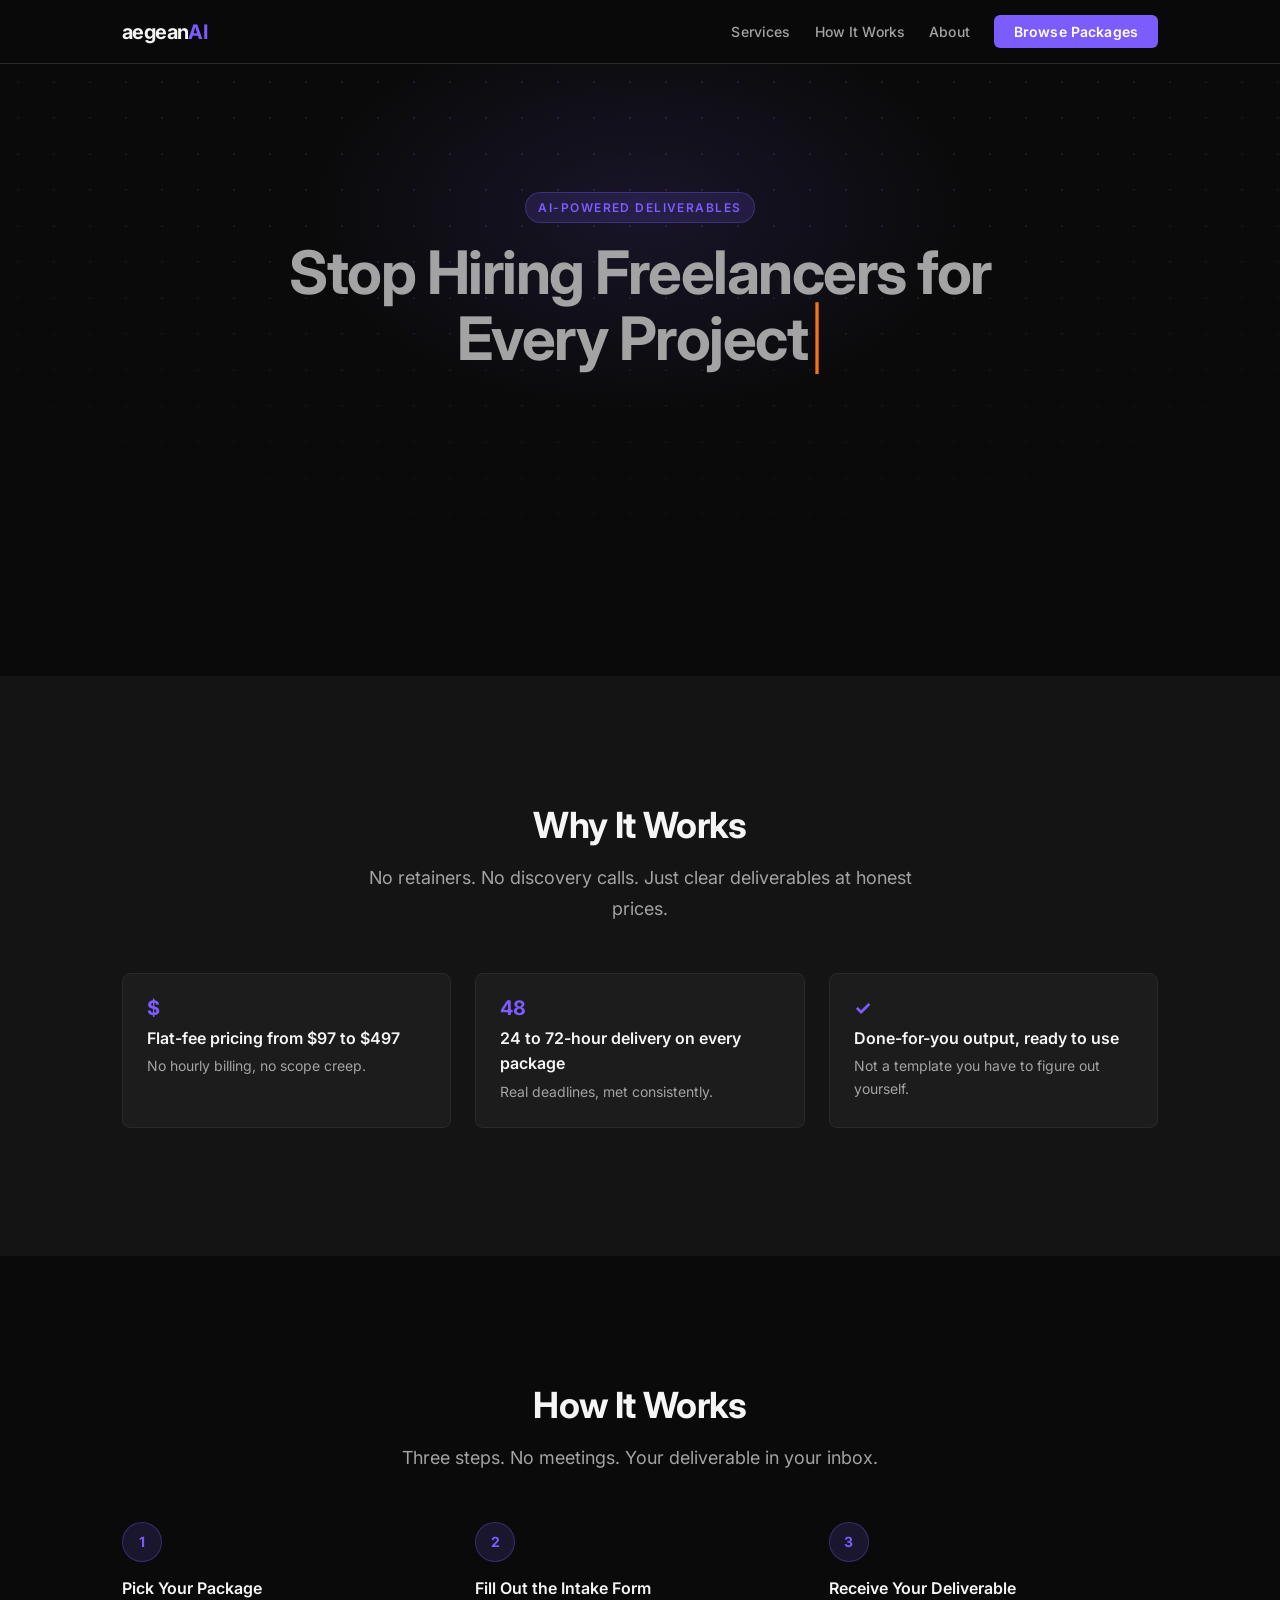
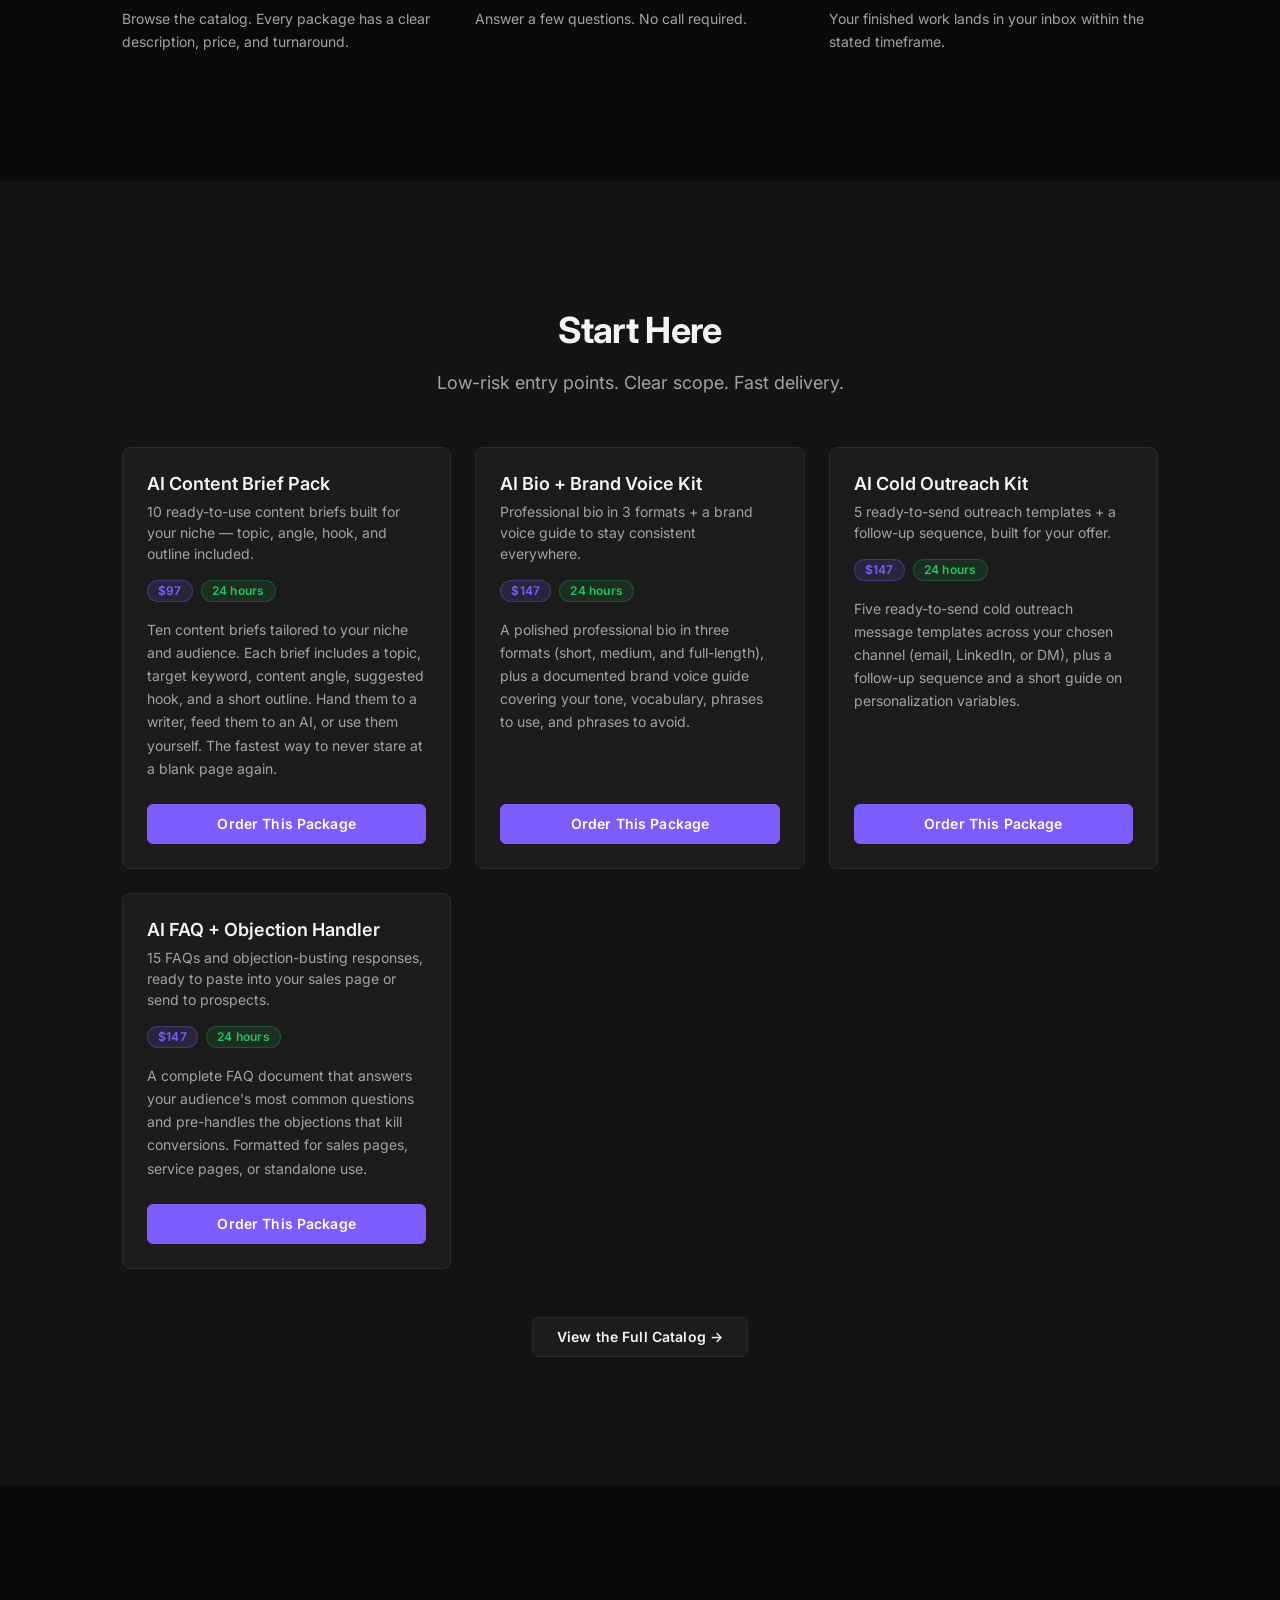
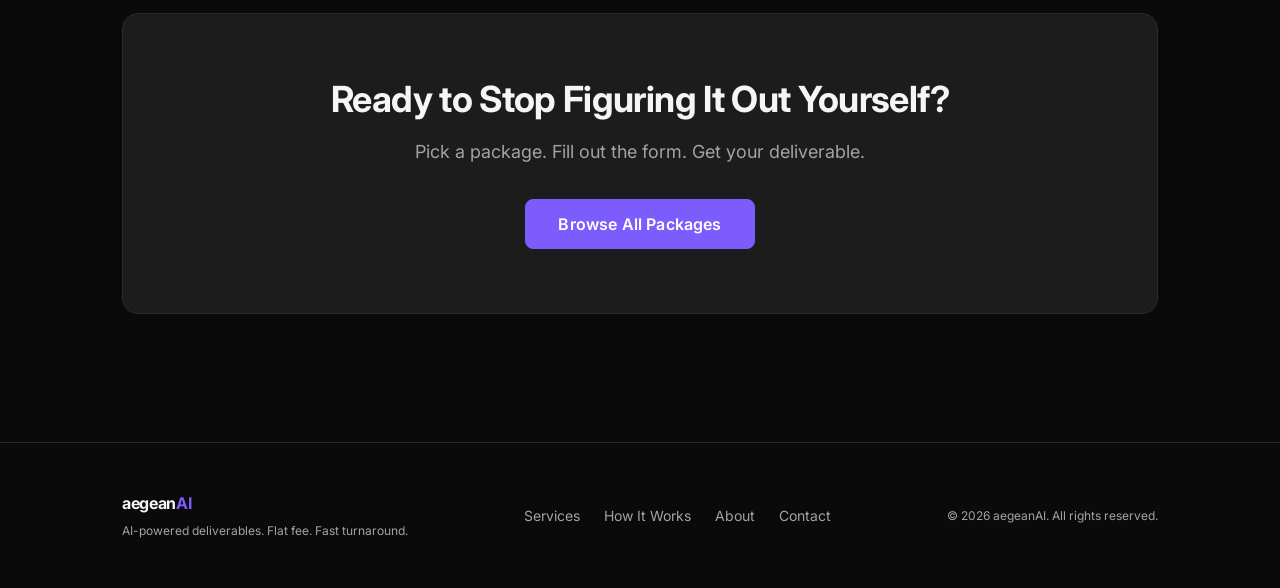
<file: aegean-agency/index.html>
<!DOCTYPE html>
<html lang="en">
<head>
  <meta charset="UTF-8">
  <meta name="viewport" content="width=device-width, initial-scale=1.0">
  <meta name="description" content="AI-powered deliverables for solopreneurs and small business owners. Flat fee. Fast turnaround. No calls, no contracts.">
  <title>aegeanAI — AI Deliverables for Small Businesses</title>
  <link rel="preconnect" href="https://fonts.googleapis.com">
  <link rel="preconnect" href="https://fonts.gstatic.com" crossorigin>
  <link href="https://fonts.googleapis.com/css2?family=Inter:wght@400;500;600;700&display=swap" rel="stylesheet">
  <link rel="stylesheet" href="assets/css/main.css">
  <link rel="stylesheet" href="assets/css/components.css">
</head>
<body>

  <!-- ── Navigation ──────────────────────────────────────────── -->
  <nav class="nav" role="navigation" aria-label="Main navigation">
    <div class="nav__inner">
      <a href="index.html" class="nav__logo" aria-label="aegeanAI — home">
        aegean<span>AI</span>
      </a>
      <ul class="nav__links" role="list">
        <li><a href="services.html">Services</a></li>
        <li><a href="how-it-works.html">How It Works</a></li>
        <li><a href="about.html">About</a></li>
        <li><a href="services.html" class="nav__cta">Browse Packages</a></li>
      </ul>
      <button
        class="nav__hamburger"
        aria-label="Open navigation menu"
        aria-expanded="false"
        aria-controls="mobile-menu"
      >
        <span></span>
        <span></span>
        <span></span>
      </button>
    </div>
  </nav>

  <!-- ── Mobile Menu ─────────────────────────────────────────── -->
  <div class="nav__mobile" id="mobile-menu">
    <a href="services.html">Services</a>
    <a href="how-it-works.html">How It Works</a>
    <a href="about.html">About</a>
    <a href="contact.html">Contact</a>
    <a href="services.html" class="nav__cta-mobile">Browse Packages</a>
  </div>

  <main id="main-content">

    <!-- ── Hero ────────────────────────────────────────────────── -->
    <section class="hero" aria-labelledby="hero-heading">
      <!-- background dot grid -->
      <div class="hero__grid" aria-hidden="true"></div>
      <!-- ambient glow orb -->
      <div class="hero__orb" aria-hidden="true"></div>

      <div class="container" style="position:relative;">
        <span class="hero__eyebrow hero__eyebrow--anim">AI-Powered Deliverables</span>

        <!-- Screen readers get the full static text immediately.
             Sighted users see it typed out by hero-animation.js. -->
        <h1 id="hero-heading" class="hero__headline">
          <span class="sr-only">Stop Paying Agency Prices for Work You Could Automate</span>
          <span aria-hidden="true" class="hero__typewriter">
            <span id="hero-stream" class="hero__stream"></span><span id="hero-cursor" class="hero__cursor" aria-hidden="true">|</span>
          </span>
        </h1>

        <p id="hero-sub" class="hero__sub hero__sub--anim">
          AI-powered deliverables for solopreneurs and small business owners.
          Flat fee. Fast turnaround. No calls, no contracts.
        </p>
        <div id="hero-actions" class="hero__actions hero__actions--anim">
          <a href="services.html" class="btn btn--primary btn--lg">Browse All Packages</a>
          <a href="how-it-works.html" class="btn btn--secondary btn--lg">See How It Works</a>
        </div>
      </div>
    </section>

    <!-- ── Why It Works ────────────────────────────────────────── -->
    <section class="section section--surface" aria-labelledby="why-heading">
      <div class="container">
        <div class="section__header">
          <h2 id="why-heading">Why It Works</h2>
          <p>No retainers. No discovery calls. Just clear deliverables at honest prices.</p>
        </div>
        <div class="trust-bullets">
          <div class="trust-bullet">
            <div class="trust-bullet__icon" aria-hidden="true">$</div>
            <div class="trust-bullet__text">
              <strong>Flat-fee pricing from $97 to $497</strong>
              No hourly billing, no scope creep.
            </div>
          </div>
          <div class="trust-bullet">
            <div class="trust-bullet__icon" aria-hidden="true">48</div>
            <div class="trust-bullet__text">
              <strong>24 to 72-hour delivery on every package</strong>
              Real deadlines, met consistently.
            </div>
          </div>
          <div class="trust-bullet">
            <div class="trust-bullet__icon" aria-hidden="true">&#10003;</div>
            <div class="trust-bullet__text">
              <strong>Done-for-you output, ready to use</strong>
              Not a template you have to figure out yourself.
            </div>
          </div>
        </div>
      </div>
    </section>

    <!-- ── How It Works (summary) ──────────────────────────────── -->
    <section class="section" aria-labelledby="how-heading">
      <div class="container">
        <div class="section__header">
          <h2 id="how-heading">How It Works</h2>
          <p>Three steps. No meetings. Your deliverable in your inbox.</p>
        </div>
        <div class="steps">
          <div class="step">
            <div class="step__number" aria-hidden="true">1</div>
            <h3 class="step__title">Pick Your Package</h3>
            <p class="step__body">
              Browse the catalog. Every package has a clear description, price, and turnaround.
            </p>
          </div>
          <div class="step">
            <div class="step__number" aria-hidden="true">2</div>
            <h3 class="step__title">Fill Out the Intake Form</h3>
            <p class="step__body">
              Answer a few questions. No call required.
            </p>
          </div>
          <div class="step">
            <div class="step__number" aria-hidden="true">3</div>
            <h3 class="step__title">Receive Your Deliverable</h3>
            <p class="step__body">
              Your finished work lands in your inbox within the stated timeframe.
            </p>
          </div>
        </div>
      </div>
    </section>

    <!-- ── Featured Packages ───────────────────────────────────── -->
    <section class="section section--surface" aria-labelledby="featured-heading">
      <div class="container">
        <div class="section__header">
          <h2 id="featured-heading">Start Here</h2>
          <p>Low-risk entry points. Clear scope. Fast delivery.</p>
        </div>
        <!--
          Cards injected by main.js: filters packages where launchPackage === true
          and renders them into .cards-grid inside this container.
        -->
        <div id="featured-packages">
          <div class="js-loading">Loading packages&hellip;</div>
        </div>
        <div class="text-center mt-6">
          <a href="services.html" class="btn btn--ghost">View the Full Catalog &rarr;</a>
        </div>
      </div>
    </section>

    <!-- ── Final CTA Banner ─────────────────────────────────────── -->
    <section class="section" aria-labelledby="cta-heading">
      <div class="container">
        <div class="cta-banner">
          <h2 id="cta-heading">Ready to Stop Figuring It Out Yourself?</h2>
          <p>Pick a package. Fill out the form. Get your deliverable.</p>
          <a href="services.html" class="btn btn--primary btn--lg">Browse All Packages</a>
        </div>
      </div>
    </section>

  </main>

  <!-- ── Footer ───────────────────────────────────────────────── -->
  <footer class="footer" role="contentinfo">
    <div class="container">
      <div class="footer__inner">
        <div>
          <div class="footer__brand">aegean<span>AI</span></div>
          <div class="footer__tagline">AI-powered deliverables. Flat fee. Fast turnaround.</div>
        </div>
        <ul class="footer__links" role="list">
          <li><a href="services.html">Services</a></li>
          <li><a href="how-it-works.html">How It Works</a></li>
          <li><a href="about.html">About</a></li>
          <li><a href="contact.html">Contact</a></li>
        </ul>
        <p class="footer__copy">&copy; 2026 aegeanAI. All rights reserved.</p>
      </div>
    </div>
  </footer>

  <script src="assets/js/packages.js"></script>
  <script src="assets/js/main.js"></script>
  <script src="assets/js/hero-animation.js"></script>
</body>
</html>
</file>
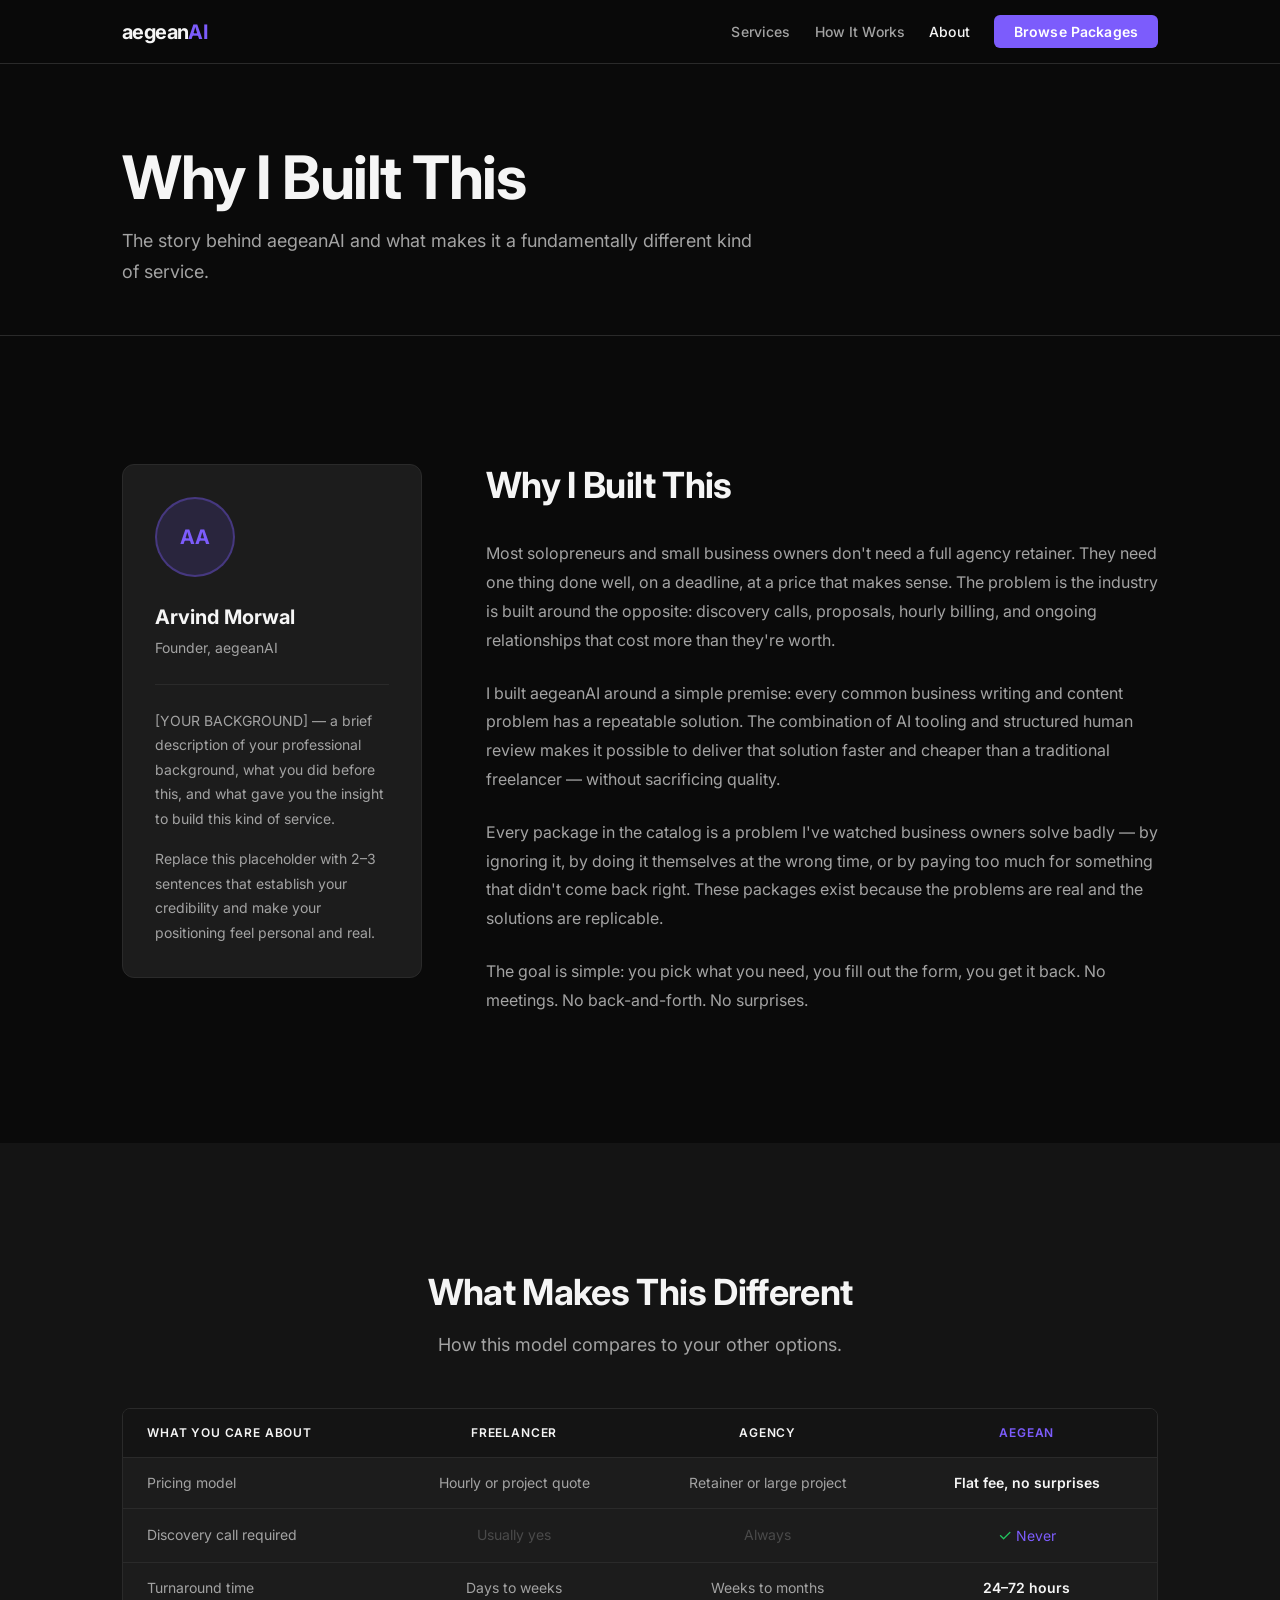
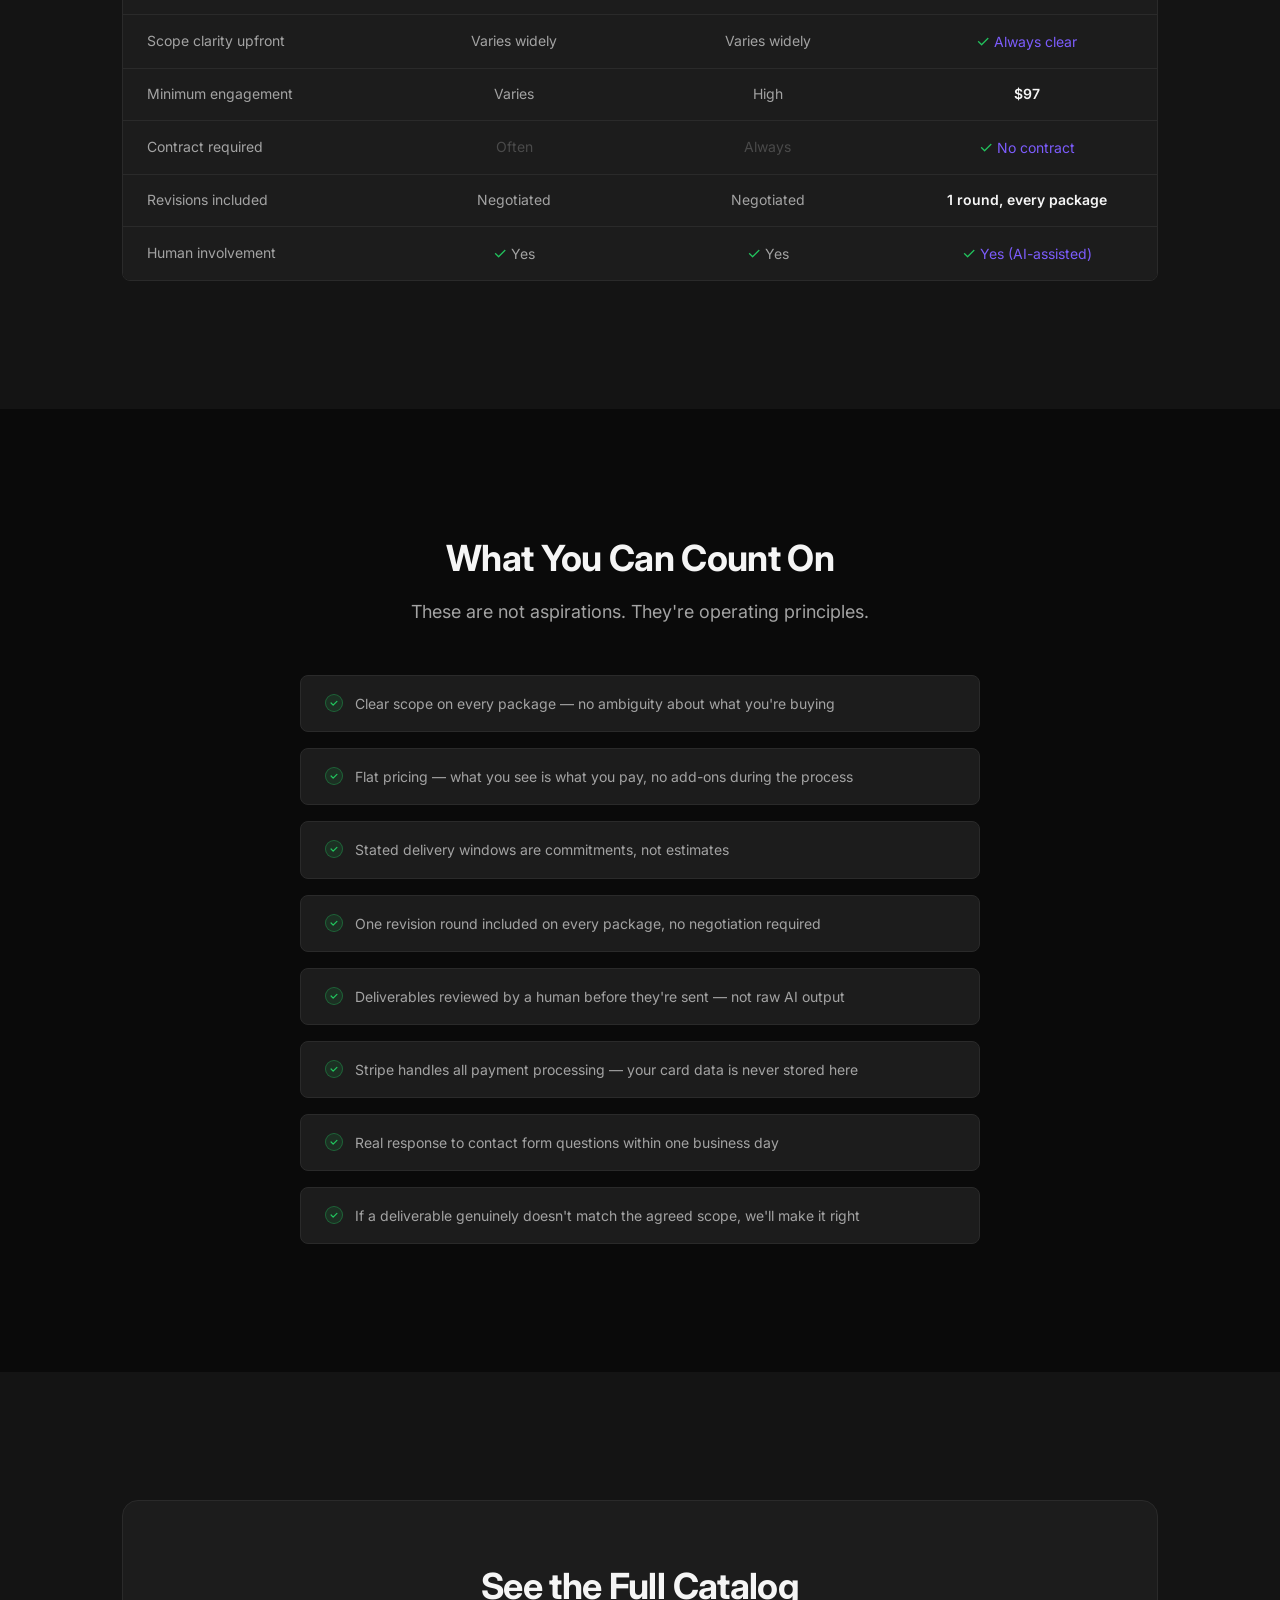
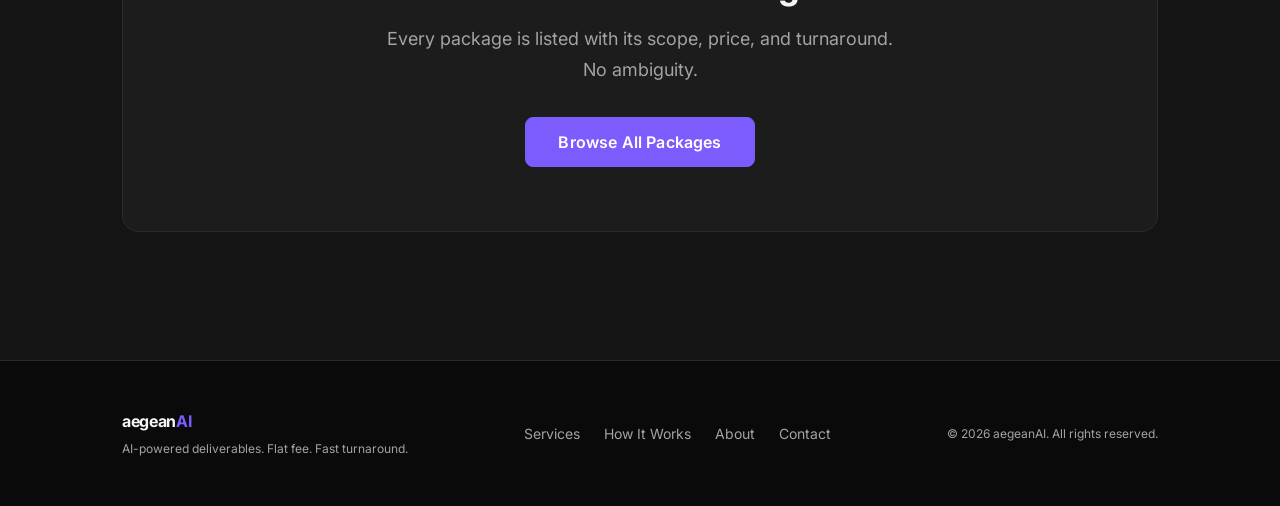
<file: aegean-agency/about.html>
<!DOCTYPE html>
<html lang="en">
<head>
  <meta charset="UTF-8">
  <meta name="viewport" content="width=device-width, initial-scale=1.0">
  <meta name="description" content="Why aegeanAI exists and what makes it different from hiring a freelancer or a traditional agency.">
  <title>About — aegeanAI</title>
  <link rel="preconnect" href="https://fonts.googleapis.com">
  <link rel="preconnect" href="https://fonts.gstatic.com" crossorigin>
  <link href="https://fonts.googleapis.com/css2?family=Inter:wght@400;500;600;700&display=swap" rel="stylesheet">
  <link rel="stylesheet" href="assets/css/main.css">
  <link rel="stylesheet" href="assets/css/components.css">
</head>
<body>

  <!-- ── Navigation ──────────────────────────────────────────── -->
  <nav class="nav" role="navigation" aria-label="Main navigation">
    <div class="nav__inner">
      <a href="index.html" class="nav__logo" aria-label="aegeanAI — home">
        aegean<span>AI</span>
      </a>
      <ul class="nav__links" role="list">
        <li><a href="services.html">Services</a></li>
        <li><a href="how-it-works.html">How It Works</a></li>
        <li><a href="about.html">About</a></li>
        <li><a href="services.html" class="nav__cta">Browse Packages</a></li>
      </ul>
      <button
        class="nav__hamburger"
        aria-label="Open navigation menu"
        aria-expanded="false"
        aria-controls="mobile-menu"
      >
        <span></span>
        <span></span>
        <span></span>
      </button>
    </div>
  </nav>

  <!-- ── Mobile Menu ─────────────────────────────────────────── -->
  <div class="nav__mobile" id="mobile-menu">
    <a href="services.html">Services</a>
    <a href="how-it-works.html">How It Works</a>
    <a href="about.html">About</a>
    <a href="contact.html">Contact</a>
    <a href="services.html" class="nav__cta-mobile">Browse Packages</a>
  </div>

  <main id="main-content">

    <!-- ── Page Hero ───────────────────────────────────────────── -->
    <div class="page-hero section">
      <div class="container">
        <h1>Why I Built This</h1>
        <p>
          The story behind aegeanAI and what makes it a
          fundamentally different kind of service.
        </p>
      </div>
    </div>

    <!-- ── Founder Story ───────────────────────────────────────── -->
    <section class="section" aria-labelledby="founder-story-heading">
      <div class="container">
        <div class="founder-layout">

          <!-- Founder card (left column on desktop) -->
          <div class="founder-card">
            <div class="founder-avatar" aria-hidden="true">AA</div>
            <div class="founder-name">Arvind Morwal</div>
            <div class="founder-title">Founder, aegeanAI</div>
            <div class="founder-bio">
              <p>
                [YOUR BACKGROUND] &mdash; a brief description of your professional background,
                what you did before this, and what gave you the insight to build this kind
                of service.
              </p>
              <p>
                Replace this placeholder with 2&ndash;3 sentences that establish your
                credibility and make your positioning feel personal and real.
              </p>
            </div>
          </div>

          <!-- Story text (right column on desktop) -->
          <div class="founder-story">
            <h2 id="founder-story-heading">Why I Built This</h2>
            <p>
              Most solopreneurs and small business owners don't need a full agency retainer.
              They need one thing done well, on a deadline, at a price that makes sense.
              The problem is the industry is built around the opposite: discovery calls,
              proposals, hourly billing, and ongoing relationships that cost more than
              they're worth.
            </p>
            <p>
              I built aegeanAI around a simple premise: every common business writing
              and content problem has a repeatable solution. The combination of AI tooling
              and structured human review makes it possible to deliver that solution faster
              and cheaper than a traditional freelancer &mdash; without sacrificing quality.
            </p>
            <p>
              Every package in the catalog is a problem I've watched business owners solve
              badly &mdash; by ignoring it, by doing it themselves at the wrong time, or by
              paying too much for something that didn't come back right. These packages exist
              because the problems are real and the solutions are replicable.
            </p>
            <p>
              The goal is simple: you pick what you need, you fill out the form, you get it
              back. No meetings. No back-and-forth. No surprises.
            </p>
          </div>

        </div>
      </div>
    </section>

    <!-- ── Comparison Table ─────────────────────────────────────── -->
    <section class="section section--surface" aria-labelledby="comparison-heading">
      <div class="container">
        <div class="section__header">
          <h2 id="comparison-heading">What Makes This Different</h2>
          <p>How this model compares to your other options.</p>
        </div>

        <div class="table-scroll-wrap">
          <table
            class="comparison-table"
            role="table"
            aria-label="aegeanAI vs Freelancer vs Agency comparison"
          >
            <thead>
              <tr>
                <th scope="col">What you care about</th>
                <th scope="col">Freelancer</th>
                <th scope="col">Agency</th>
                <th scope="col" class="col-us">Aegean</th>
              </tr>
            </thead>
            <tbody>
              <tr>
                <td>Pricing model</td>
                <td>Hourly or project quote</td>
                <td>Retainer or large project</td>
                <td class="col-us strong">Flat fee, no surprises</td>
              </tr>
              <tr>
                <td>Discovery call required</td>
                <td class="cross">Usually yes</td>
                <td class="cross">Always</td>
                <td class="col-us"><span class="check" aria-label="No">&#10003;</span> Never</td>
              </tr>
              <tr>
                <td>Turnaround time</td>
                <td>Days to weeks</td>
                <td>Weeks to months</td>
                <td class="col-us strong">24&ndash;72 hours</td>
              </tr>
              <tr>
                <td>Scope clarity upfront</td>
                <td>Varies widely</td>
                <td>Varies widely</td>
                <td class="col-us"><span class="check" aria-label="Yes">&#10003;</span> Always clear</td>
              </tr>
              <tr>
                <td>Minimum engagement</td>
                <td>Varies</td>
                <td>High</td>
                <td class="col-us strong">$97</td>
              </tr>
              <tr>
                <td>Contract required</td>
                <td class="cross">Often</td>
                <td class="cross">Always</td>
                <td class="col-us"><span class="check" aria-label="No contract">&#10003;</span> No contract</td>
              </tr>
              <tr>
                <td>Revisions included</td>
                <td>Negotiated</td>
                <td>Negotiated</td>
                <td class="col-us strong">1 round, every package</td>
              </tr>
              <tr>
                <td>Human involvement</td>
                <td><span class="check">&#10003;</span> Yes</td>
                <td><span class="check">&#10003;</span> Yes</td>
                <td class="col-us"><span class="check">&#10003;</span> Yes (AI-assisted)</td>
              </tr>
            </tbody>
          </table>
        </div>

      </div>
    </section>

    <!-- ── Trust Signals ────────────────────────────────────────── -->
    <section class="section" aria-labelledby="trust-heading">
      <div class="container">
        <div class="section__header">
          <h2 id="trust-heading">What You Can Count On</h2>
          <p>These are not aspirations. They're operating principles.</p>
        </div>
        <div style="max-width: 680px; margin-inline: auto;">
          <ul class="trust-list" role="list">
            <li>Clear scope on every package &mdash; no ambiguity about what you're buying</li>
            <li>Flat pricing &mdash; what you see is what you pay, no add-ons during the process</li>
            <li>Stated delivery windows are commitments, not estimates</li>
            <li>One revision round included on every package, no negotiation required</li>
            <li>Deliverables reviewed by a human before they're sent &mdash; not raw AI output</li>
            <li>Stripe handles all payment processing &mdash; your card data is never stored here</li>
            <li>Real response to contact form questions within one business day</li>
            <li>If a deliverable genuinely doesn't match the agreed scope, we'll make it right</li>
          </ul>
        </div>
      </div>
    </section>

    <!-- ── CTA ─────────────────────────────────────────────────── -->
    <section class="section section--surface" aria-labelledby="about-cta-heading">
      <div class="container">
        <div class="cta-banner">
          <h2 id="about-cta-heading">See the Full Catalog</h2>
          <p>Every package is listed with its scope, price, and turnaround. No ambiguity.</p>
          <a href="services.html" class="btn btn--primary btn--lg">Browse All Packages</a>
        </div>
      </div>
    </section>

  </main>

  <!-- ── Footer ───────────────────────────────────────────────── -->
  <footer class="footer" role="contentinfo">
    <div class="container">
      <div class="footer__inner">
        <div>
          <div class="footer__brand">aegean<span>AI</span></div>
          <div class="footer__tagline">AI-powered deliverables. Flat fee. Fast turnaround.</div>
        </div>
        <ul class="footer__links" role="list">
          <li><a href="services.html">Services</a></li>
          <li><a href="how-it-works.html">How It Works</a></li>
          <li><a href="about.html">About</a></li>
          <li><a href="contact.html">Contact</a></li>
        </ul>
        <p class="footer__copy">&copy; 2026 aegeanAI. All rights reserved.</p>
      </div>
    </div>
  </footer>

  <script src="assets/js/packages.js"></script>
  <script src="assets/js/main.js"></script>
</body>
</html>
</file>
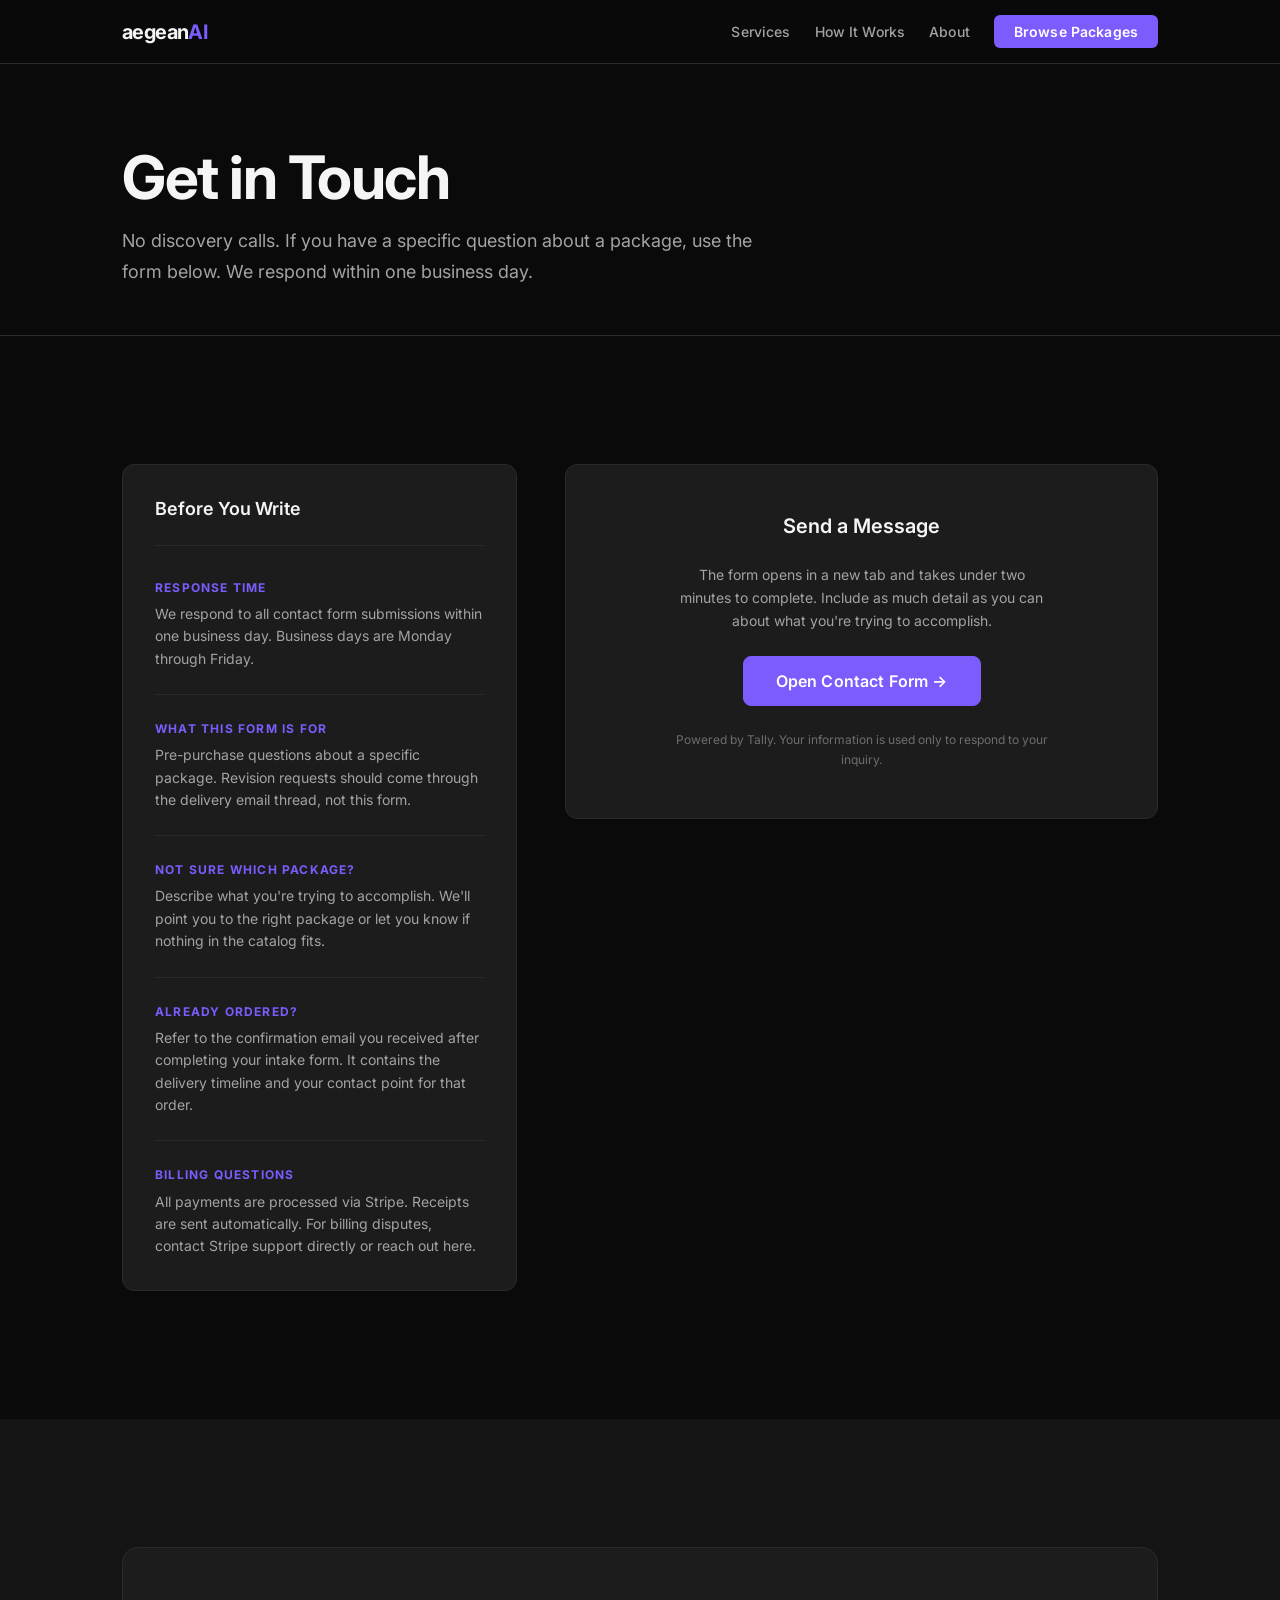
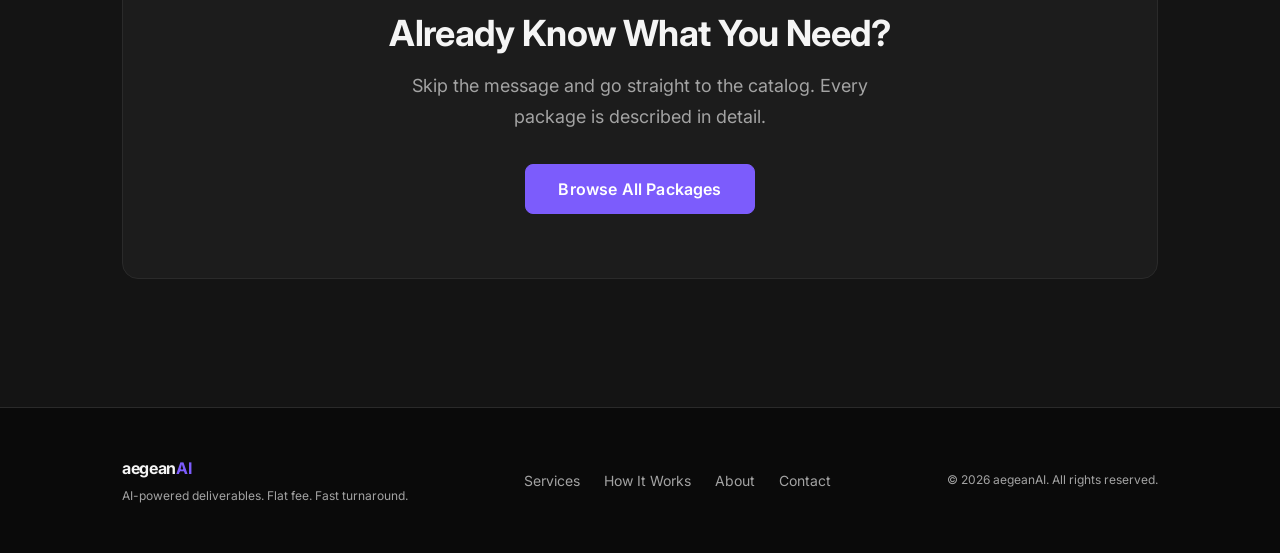
<file: aegean-agency/contact.html>
<!DOCTYPE html>
<html lang="en">
<head>
  <meta charset="UTF-8">
  <meta name="viewport" content="width=device-width, initial-scale=1.0">
  <meta name="description" content="Contact aegeanAI. No discovery calls — use the form to ask a specific pre-purchase question. Response within one business day.">
  <title>Contact — aegeanAI</title>
  <link rel="preconnect" href="https://fonts.googleapis.com">
  <link rel="preconnect" href="https://fonts.gstatic.com" crossorigin>
  <link href="https://fonts.googleapis.com/css2?family=Inter:wght@400;500;600;700&display=swap" rel="stylesheet">
  <link rel="stylesheet" href="assets/css/main.css">
  <link rel="stylesheet" href="assets/css/components.css">
</head>
<body>

  <!-- ── Navigation ──────────────────────────────────────────── -->
  <nav class="nav" role="navigation" aria-label="Main navigation">
    <div class="nav__inner">
      <a href="index.html" class="nav__logo" aria-label="aegeanAI — home">
        aegean<span>AI</span>
      </a>
      <ul class="nav__links" role="list">
        <li><a href="services.html">Services</a></li>
        <li><a href="how-it-works.html">How It Works</a></li>
        <li><a href="about.html">About</a></li>
        <li><a href="services.html" class="nav__cta">Browse Packages</a></li>
      </ul>
      <button
        class="nav__hamburger"
        aria-label="Open navigation menu"
        aria-expanded="false"
        aria-controls="mobile-menu"
      >
        <span></span>
        <span></span>
        <span></span>
      </button>
    </div>
  </nav>

  <!-- ── Mobile Menu ─────────────────────────────────────────── -->
  <div class="nav__mobile" id="mobile-menu">
    <a href="services.html">Services</a>
    <a href="how-it-works.html">How It Works</a>
    <a href="about.html">About</a>
    <a href="contact.html">Contact</a>
    <a href="services.html" class="nav__cta-mobile">Browse Packages</a>
  </div>

  <main id="main-content">

    <!-- ── Page Hero ───────────────────────────────────────────── -->
    <div class="page-hero section">
      <div class="container">
        <h1>Get in Touch</h1>
        <p>
          No discovery calls. If you have a specific question about a package,
          use the form below. We respond within one business day.
        </p>
      </div>
    </div>

    <!-- ── Contact Layout ──────────────────────────────────────── -->
    <section class="section" aria-label="Contact information and form">
      <div class="container">
        <div class="contact-layout">

          <!-- Left column: contact context -->
          <div class="contact-info">
            <h3>Before You Write</h3>

            <div class="contact-detail">
              <span class="contact-detail__label">Response Time</span>
              <span class="contact-detail__value">
                We respond to all contact form submissions within one business day.
                Business days are Monday through Friday.
              </span>
            </div>

            <div class="contact-detail">
              <span class="contact-detail__label">What This Form Is For</span>
              <span class="contact-detail__value">
                Pre-purchase questions about a specific package. Revision requests
                should come through the delivery email thread, not this form.
              </span>
            </div>

            <div class="contact-detail">
              <span class="contact-detail__label">Not Sure Which Package?</span>
              <span class="contact-detail__value">
                Describe what you're trying to accomplish. We'll point you to the
                right package or let you know if nothing in the catalog fits.
              </span>
            </div>

            <div class="contact-detail">
              <span class="contact-detail__label">Already Ordered?</span>
              <span class="contact-detail__value">
                Refer to the confirmation email you received after completing your
                intake form. It contains the delivery timeline and your contact
                point for that order.
              </span>
            </div>

            <div class="contact-detail">
              <span class="contact-detail__label">Billing Questions</span>
              <span class="contact-detail__value">
                All payments are processed via Stripe. Receipts are sent
                automatically. For billing disputes, contact Stripe support
                directly or reach out here.
              </span>
            </div>
          </div><!-- /.contact-info -->

          <!-- Right column: form button -->
          <div class="contact-form-panel">
            <h3>Send a Message</h3>
            <p>
              The form opens in a new tab and takes under two minutes to complete.
              Include as much detail as you can about what you're trying to accomplish.
            </p>
            <!--
              Replace TALLY_FORM_URL with your actual Tally form URL before deploying.
              Example: https://tally.so/r/xxxxxxxx
            -->
            <a
              href="TALLY_FORM_URL"
              target="_blank"
              rel="noopener"
              class="btn btn--primary btn--lg"
              aria-label="Open contact form — opens in a new tab"
            >
              Open Contact Form &rarr;
            </a>
            <p class="contact-note">
              Powered by Tally. Your information is used only to respond to your inquiry.
            </p>
          </div><!-- /.contact-form-panel -->

        </div><!-- /.contact-layout -->
      </div>
    </section>

    <!-- ── Redirect CTA ─────────────────────────────────────────── -->
    <section class="section section--surface" aria-labelledby="contact-alt-heading">
      <div class="container">
        <div class="cta-banner">
          <h2 id="contact-alt-heading">Already Know What You Need?</h2>
          <p>
            Skip the message and go straight to the catalog.
            Every package is described in detail.
          </p>
          <a href="services.html" class="btn btn--primary btn--lg">Browse All Packages</a>
        </div>
      </div>
    </section>

  </main>

  <!-- ── Footer ───────────────────────────────────────────────── -->
  <footer class="footer" role="contentinfo">
    <div class="container">
      <div class="footer__inner">
        <div>
          <div class="footer__brand">aegean<span>AI</span></div>
          <div class="footer__tagline">AI-powered deliverables. Flat fee. Fast turnaround.</div>
        </div>
        <ul class="footer__links" role="list">
          <li><a href="services.html">Services</a></li>
          <li><a href="how-it-works.html">How It Works</a></li>
          <li><a href="about.html">About</a></li>
          <li><a href="contact.html">Contact</a></li>
        </ul>
        <p class="footer__copy">&copy; 2026 aegeanAI. All rights reserved.</p>
      </div>
    </div>
  </footer>

  <script src="assets/js/packages.js"></script>
  <script src="assets/js/main.js"></script>
</body>
</html>
</file>
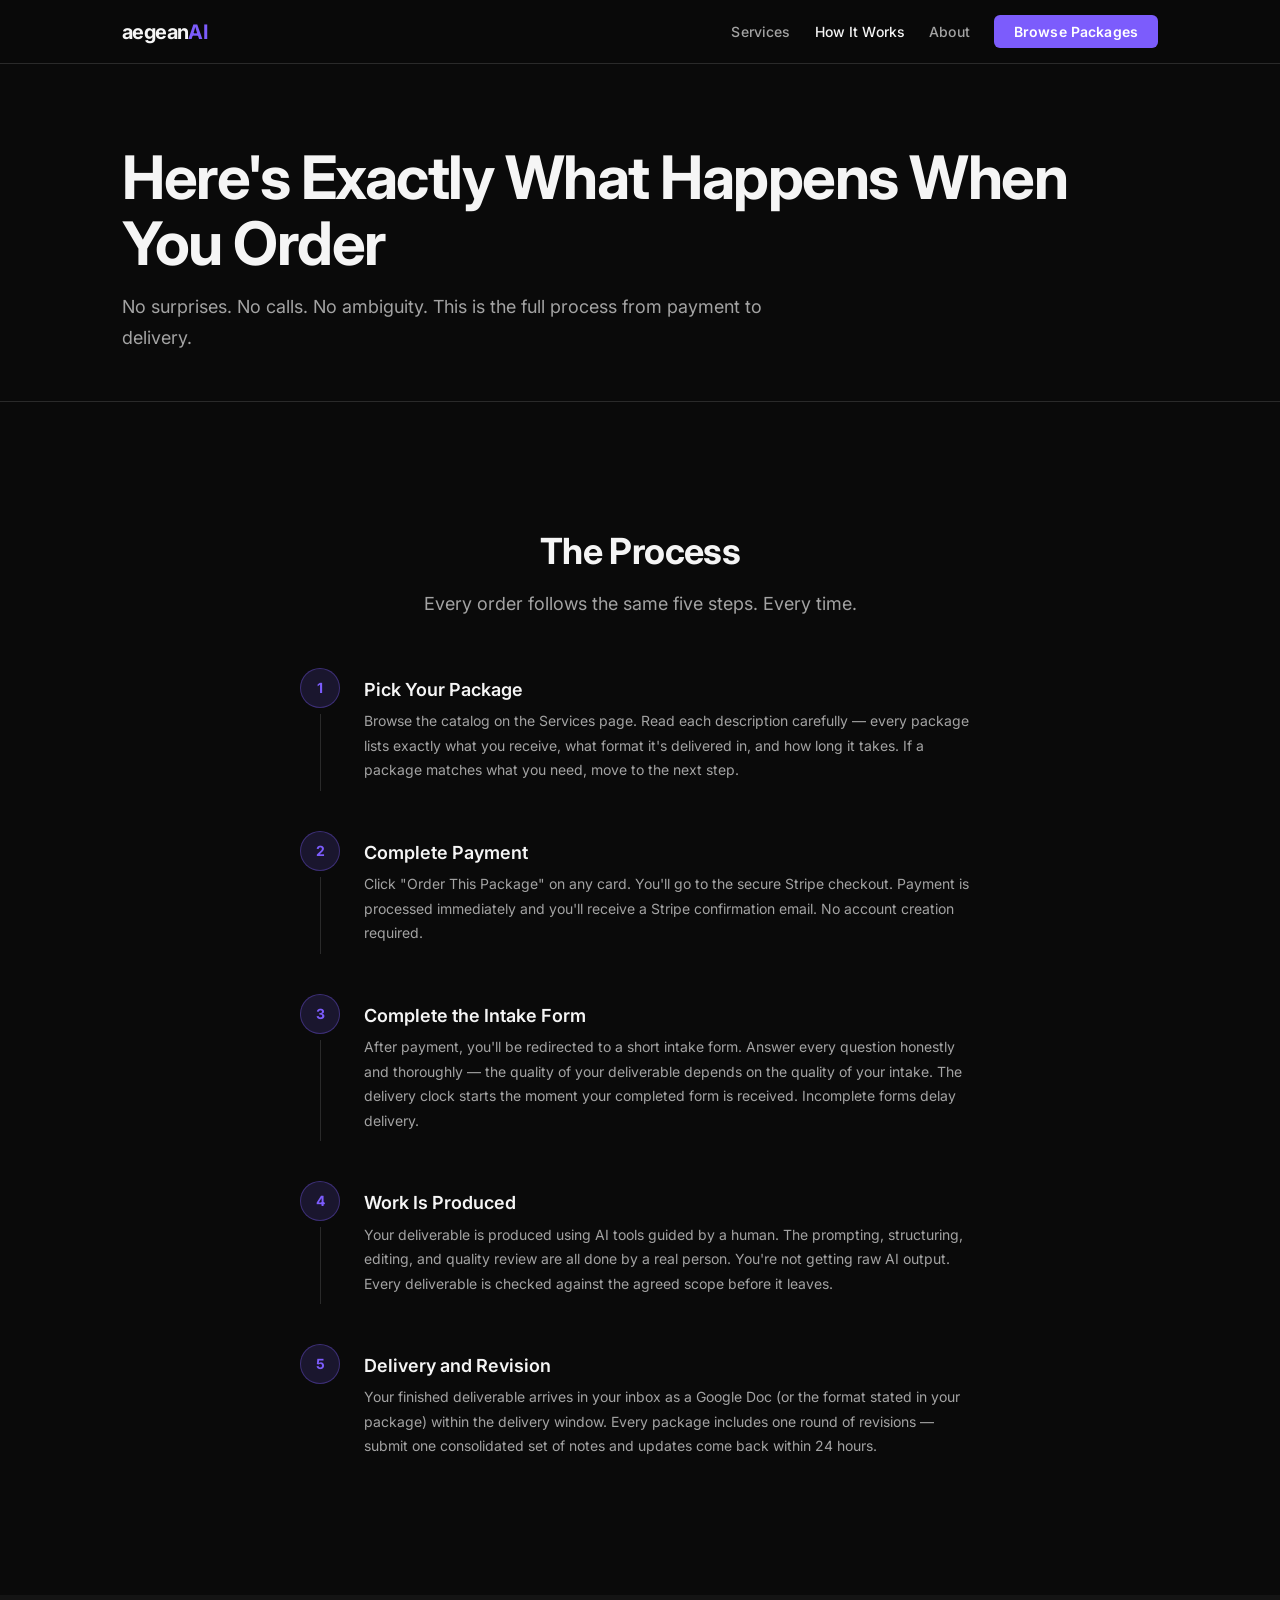
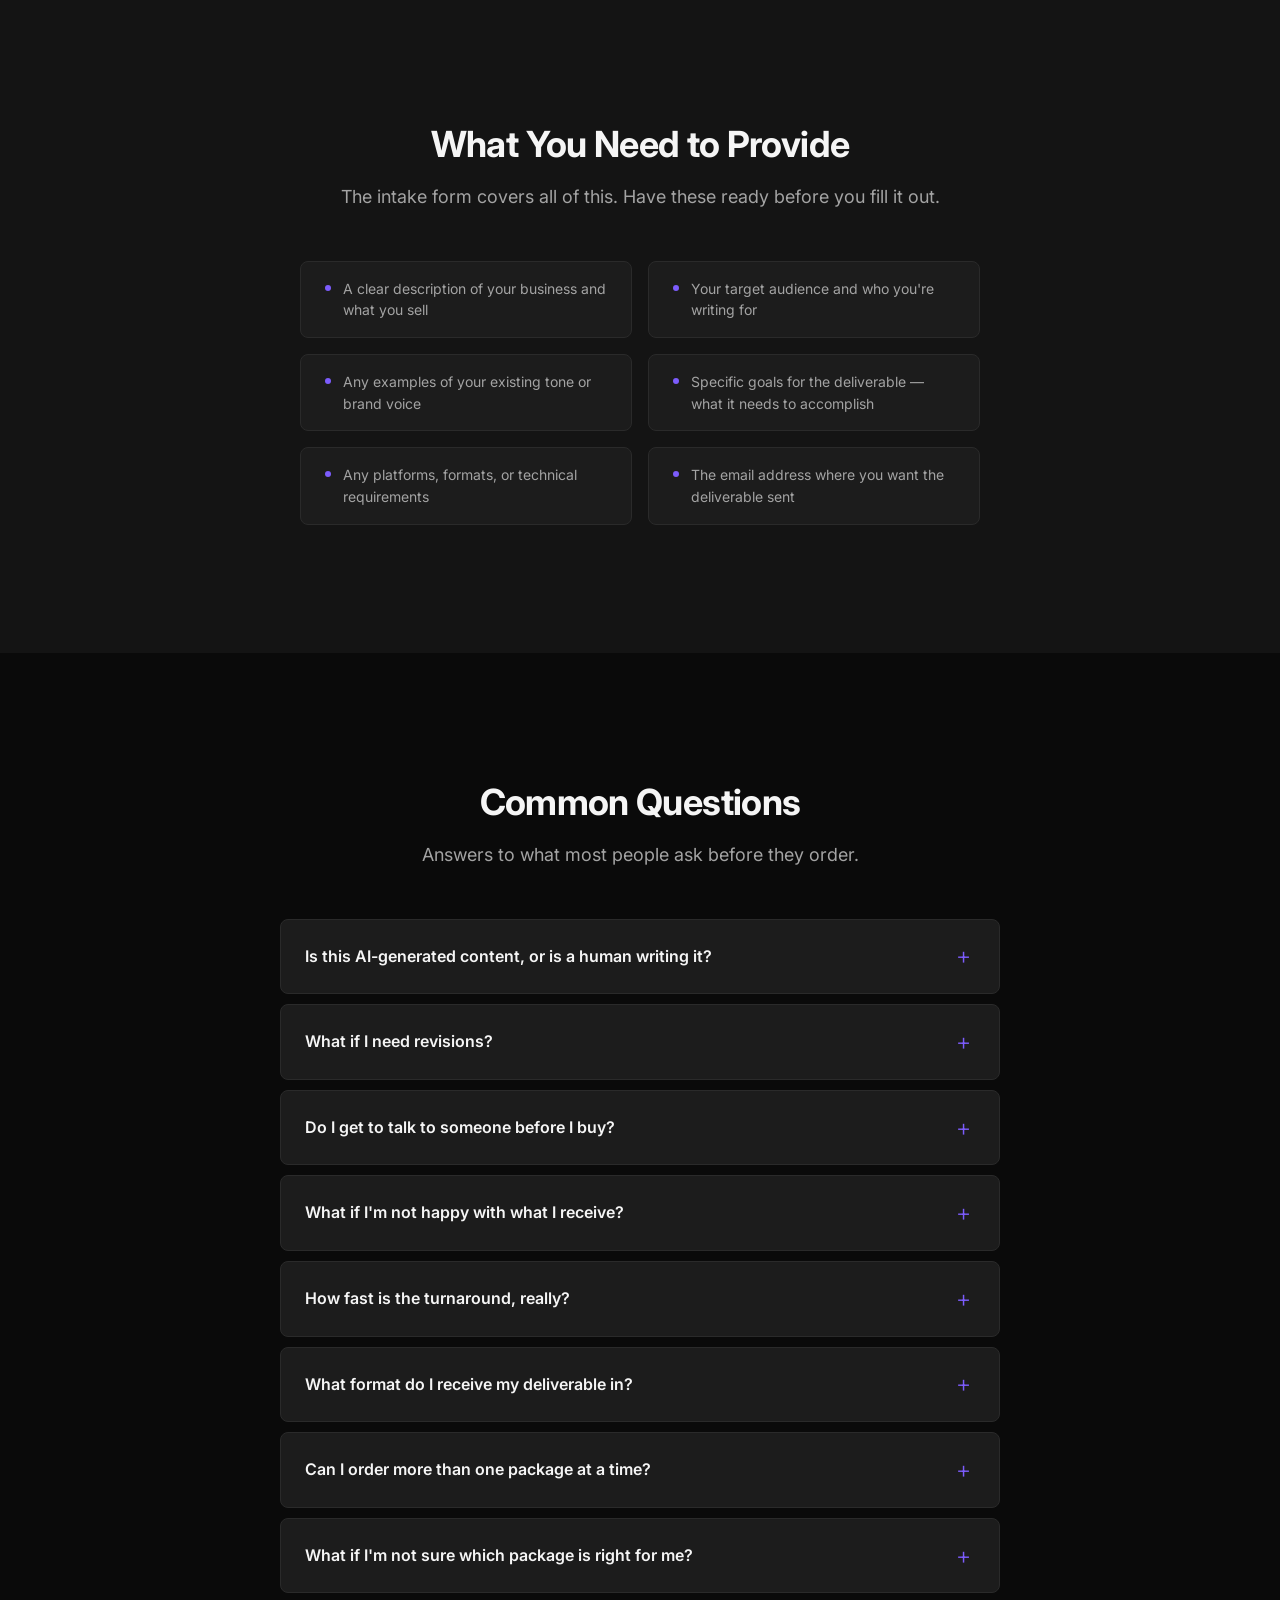
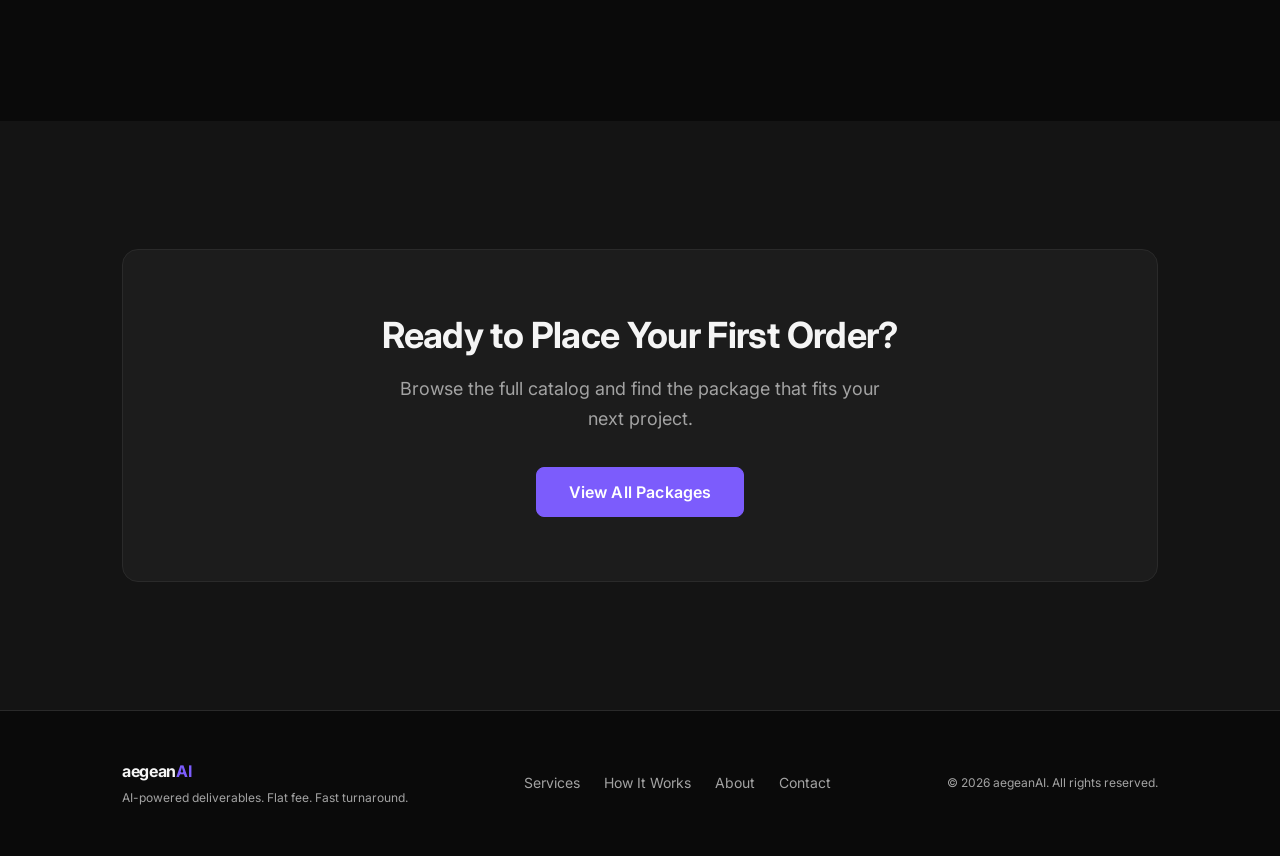
<file: aegean-agency/how-it-works.html>
<!DOCTYPE html>
<html lang="en">
<head>
  <meta charset="UTF-8">
  <meta name="viewport" content="width=device-width, initial-scale=1.0">
  <meta name="description" content="Here's exactly what happens when you order from aegeanAI. No surprises, no calls, no ambiguity.">
  <title>How It Works — aegeanAI</title>
  <link rel="preconnect" href="https://fonts.googleapis.com">
  <link rel="preconnect" href="https://fonts.gstatic.com" crossorigin>
  <link href="https://fonts.googleapis.com/css2?family=Inter:wght@400;500;600;700&display=swap" rel="stylesheet">
  <link rel="stylesheet" href="assets/css/main.css">
  <link rel="stylesheet" href="assets/css/components.css">
  <style>
    /* ── Vertical step timeline (How It Works page only) ──────── */

    .hiw-steps {
      max-width: 680px;
      margin-inline: auto;
    }

    .hiw-step {
      display: flex;
      gap: var(--space-3);
      position: relative;
    }

    /* All steps except the last get a vertical connector line */
    .hiw-step:not(:last-child) {
      padding-bottom: var(--space-5);
    }

    /* Left column: number bubble + connecting line */
    .hiw-step__left {
      display: flex;
      flex-direction: column;
      align-items: center;
      flex-shrink: 0;
      width: 40px;
    }

    .hiw-step__num {
      display: flex;
      align-items: center;
      justify-content: center;
      width: 40px;
      height: 40px;
      border-radius: 50%;
      background-color: var(--color-accent-glow);
      border: 1px solid rgba(124, 92, 252, 0.35);
      font-size: var(--text-sm);
      font-weight: 700;
      color: var(--color-accent);
      flex-shrink: 0;
      position: relative;
      z-index: 1;
    }

    .hiw-step__line {
      width: 1px;
      flex: 1;
      background-color: var(--color-border);
      margin-top: 6px;
      min-height: 24px;
    }

    .hiw-step:last-child .hiw-step__line {
      display: none;
    }

    /* Right column: content */
    .hiw-step__content {
      flex: 1;
      padding-top: 10px;
      padding-bottom: var(--space-1);
    }

    .hiw-step__title {
      font-size: var(--text-lg);
      font-weight: 600;
      color: var(--color-text);
      margin-bottom: var(--space-1);
      line-height: 1.3;
    }

    .hiw-step__body {
      font-size: var(--text-sm);
      color: var(--color-muted);
      line-height: 1.75;
    }

    /* ── What to provide grid ─────────────────────────────────── */

    .provision-grid {
      display: grid;
      grid-template-columns: 1fr;
      gap: var(--space-2);
      max-width: 680px;
      margin-inline: auto;
    }

    @media (min-width: 600px) {
      .provision-grid {
        grid-template-columns: repeat(2, 1fr);
      }
    }

    .provision-item {
      display: flex;
      align-items: flex-start;
      gap: 12px;
      font-size: var(--text-sm);
      color: var(--color-muted);
      padding: var(--space-2) var(--space-3);
      background-color: var(--color-card);
      border: 1px solid var(--color-border);
      border-radius: var(--radius-lg);
      line-height: 1.55;
      transition: border-color var(--transition);
    }

    .provision-item:hover {
      border-color: rgba(124, 92, 252, 0.25);
    }

    .provision-item__dot {
      display: inline-block;
      width: 6px;
      height: 6px;
      min-width: 6px;
      border-radius: 50%;
      background-color: var(--color-accent);
      flex-shrink: 0;
      margin-top: 7px;
    }
  </style>
</head>
<body>

  <!-- ── Navigation ──────────────────────────────────────────── -->
  <nav class="nav" role="navigation" aria-label="Main navigation">
    <div class="nav__inner">
      <a href="index.html" class="nav__logo" aria-label="aegeanAI — home">
        aegean<span>AI</span>
      </a>
      <ul class="nav__links" role="list">
        <li><a href="services.html">Services</a></li>
        <li><a href="how-it-works.html">How It Works</a></li>
        <li><a href="about.html">About</a></li>
        <li><a href="services.html" class="nav__cta">Browse Packages</a></li>
      </ul>
      <button
        class="nav__hamburger"
        aria-label="Open navigation menu"
        aria-expanded="false"
        aria-controls="mobile-menu"
      >
        <span></span>
        <span></span>
        <span></span>
      </button>
    </div>
  </nav>

  <!-- ── Mobile Menu ─────────────────────────────────────────── -->
  <div class="nav__mobile" id="mobile-menu">
    <a href="services.html">Services</a>
    <a href="how-it-works.html">How It Works</a>
    <a href="about.html">About</a>
    <a href="contact.html">Contact</a>
    <a href="services.html" class="nav__cta-mobile">Browse Packages</a>
  </div>

  <main id="main-content">

    <!-- ── Page Hero ───────────────────────────────────────────── -->
    <div class="page-hero section">
      <div class="container">
        <h1>Here's Exactly What Happens When You Order</h1>
        <p>
          No surprises. No calls. No ambiguity.
          This is the full process from payment to delivery.
        </p>
      </div>
    </div>

    <!-- ── 5-Step Process ──────────────────────────────────────── -->
    <section class="section" aria-labelledby="process-heading">
      <div class="container">
        <div class="section__header">
          <h2 id="process-heading">The Process</h2>
          <p>Every order follows the same five steps. Every time.</p>
        </div>

        <div class="hiw-steps">

          <div class="hiw-step">
            <div class="hiw-step__left">
              <div class="hiw-step__num" aria-hidden="true">1</div>
              <div class="hiw-step__line"></div>
            </div>
            <div class="hiw-step__content">
              <h3 class="hiw-step__title">Pick Your Package</h3>
              <p class="hiw-step__body">
                Browse the catalog on the Services page. Read each description carefully —
                every package lists exactly what you receive, what format it's delivered in,
                and how long it takes. If a package matches what you need, move to the next step.
              </p>
            </div>
          </div>

          <div class="hiw-step">
            <div class="hiw-step__left">
              <div class="hiw-step__num" aria-hidden="true">2</div>
              <div class="hiw-step__line"></div>
            </div>
            <div class="hiw-step__content">
              <h3 class="hiw-step__title">Complete Payment</h3>
              <p class="hiw-step__body">
                Click "Order This Package" on any card. You'll go to the secure Stripe checkout.
                Payment is processed immediately and you'll receive a Stripe confirmation email.
                No account creation required.
              </p>
            </div>
          </div>

          <div class="hiw-step">
            <div class="hiw-step__left">
              <div class="hiw-step__num" aria-hidden="true">3</div>
              <div class="hiw-step__line"></div>
            </div>
            <div class="hiw-step__content">
              <h3 class="hiw-step__title">Complete the Intake Form</h3>
              <p class="hiw-step__body">
                After payment, you'll be redirected to a short intake form. Answer every question
                honestly and thoroughly — the quality of your deliverable depends on the quality
                of your intake. The delivery clock starts the moment your completed form is
                received. Incomplete forms delay delivery.
              </p>
            </div>
          </div>

          <div class="hiw-step">
            <div class="hiw-step__left">
              <div class="hiw-step__num" aria-hidden="true">4</div>
              <div class="hiw-step__line"></div>
            </div>
            <div class="hiw-step__content">
              <h3 class="hiw-step__title">Work Is Produced</h3>
              <p class="hiw-step__body">
                Your deliverable is produced using AI tools guided by a human. The prompting,
                structuring, editing, and quality review are all done by a real person.
                You're not getting raw AI output. Every deliverable is checked against the
                agreed scope before it leaves.
              </p>
            </div>
          </div>

          <div class="hiw-step">
            <div class="hiw-step__left">
              <div class="hiw-step__num" aria-hidden="true">5</div>
              <div class="hiw-step__line"></div>
            </div>
            <div class="hiw-step__content">
              <h3 class="hiw-step__title">Delivery and Revision</h3>
              <p class="hiw-step__body">
                Your finished deliverable arrives in your inbox as a Google Doc (or the format
                stated in your package) within the delivery window. Every package includes one
                round of revisions — submit one consolidated set of notes and updates come back
                within 24 hours.
              </p>
            </div>
          </div>

        </div><!-- /.hiw-steps -->
      </div>
    </section>

    <!-- ── What You Need to Provide ────────────────────────────── -->
    <section class="section section--surface" aria-labelledby="provision-heading">
      <div class="container">
        <div class="section__header">
          <h2 id="provision-heading">What You Need to Provide</h2>
          <p>The intake form covers all of this. Have these ready before you fill it out.</p>
        </div>
        <div class="provision-grid">
          <div class="provision-item">
            <span class="provision-item__dot" aria-hidden="true"></span>
            A clear description of your business and what you sell
          </div>
          <div class="provision-item">
            <span class="provision-item__dot" aria-hidden="true"></span>
            Your target audience and who you're writing for
          </div>
          <div class="provision-item">
            <span class="provision-item__dot" aria-hidden="true"></span>
            Any examples of your existing tone or brand voice
          </div>
          <div class="provision-item">
            <span class="provision-item__dot" aria-hidden="true"></span>
            Specific goals for the deliverable — what it needs to accomplish
          </div>
          <div class="provision-item">
            <span class="provision-item__dot" aria-hidden="true"></span>
            Any platforms, formats, or technical requirements
          </div>
          <div class="provision-item">
            <span class="provision-item__dot" aria-hidden="true"></span>
            The email address where you want the deliverable sent
          </div>
        </div>
      </div>
    </section>

    <!-- ── FAQ Accordion (pure CSS details/summary) ────────────── -->
    <section class="section" aria-labelledby="faq-heading">
      <div class="container">
        <div class="section__header">
          <h2 id="faq-heading">Common Questions</h2>
          <p>Answers to what most people ask before they order.</p>
        </div>

        <div class="faq">

          <details>
            <summary>Is this AI-generated content, or is a human writing it?</summary>
            <div class="faq__answer">
              Both. Every deliverable is produced using AI tools guided by a human &mdash;
              the prompting, structuring, editing, and quality review are done by a real person.
              You're not getting raw AI output.
            </div>
          </details>

          <details>
            <summary>What if I need revisions?</summary>
            <div class="faq__answer">
              Every package includes one round of revisions. Submit one consolidated set of
              revision notes and we'll update the work within 24 hours. Additional rounds
              are $49 each.
            </div>
          </details>

          <details>
            <summary>Do I get to talk to someone before I buy?</summary>
            <div class="faq__answer">
              No discovery calls. Each package has a clear description of what you get.
              If you have a specific question, reach out via the contact form &mdash; we respond
              within one business day.
            </div>
          </details>

          <details>
            <summary>What if I'm not happy with what I receive?</summary>
            <div class="faq__answer">
              Use your included revision round. If the deliverable genuinely doesn't match
              the agreed scope, contact us and we'll make it right.
            </div>
          </details>

          <details>
            <summary>How fast is the turnaround, really?</summary>
            <div class="faq__answer">
              The stated timeframe is a commitment, not an estimate. The clock starts when
              your completed intake form is received.
            </div>
          </details>

          <details>
            <summary>What format do I receive my deliverable in?</summary>
            <div class="faq__answer">
              Most deliverables are Google Docs. Some structured documents may be delivered
              as PDFs. Format is confirmed in your intake confirmation email.
            </div>
          </details>

          <details>
            <summary>Can I order more than one package at a time?</summary>
            <div class="faq__answer">
              Yes. Each package is processed independently with its own intake form
              and delivery window.
            </div>
          </details>

          <details>
            <summary>What if I'm not sure which package is right for me?</summary>
            <div class="faq__answer">
              Read the descriptions carefully. If still unsure, use the contact form to
              describe what you're trying to accomplish.
            </div>
          </details>

        </div><!-- /.faq -->
      </div>
    </section>

    <!-- ── CTA ─────────────────────────────────────────────────── -->
    <section class="section section--surface" aria-labelledby="hiw-cta-heading">
      <div class="container">
        <div class="cta-banner">
          <h2 id="hiw-cta-heading">Ready to Place Your First Order?</h2>
          <p>Browse the full catalog and find the package that fits your next project.</p>
          <a href="services.html" class="btn btn--primary btn--lg">View All Packages</a>
        </div>
      </div>
    </section>

  </main>

  <!-- ── Footer ───────────────────────────────────────────────── -->
  <footer class="footer" role="contentinfo">
    <div class="container">
      <div class="footer__inner">
        <div>
          <div class="footer__brand">aegean<span>AI</span></div>
          <div class="footer__tagline">AI-powered deliverables. Flat fee. Fast turnaround.</div>
        </div>
        <ul class="footer__links" role="list">
          <li><a href="services.html">Services</a></li>
          <li><a href="how-it-works.html">How It Works</a></li>
          <li><a href="about.html">About</a></li>
          <li><a href="contact.html">Contact</a></li>
        </ul>
        <p class="footer__copy">&copy; 2026 aegeanAI. All rights reserved.</p>
      </div>
    </div>
  </footer>

  <script src="assets/js/packages.js"></script>
  <script src="assets/js/main.js"></script>
</body>
</html>
</file>
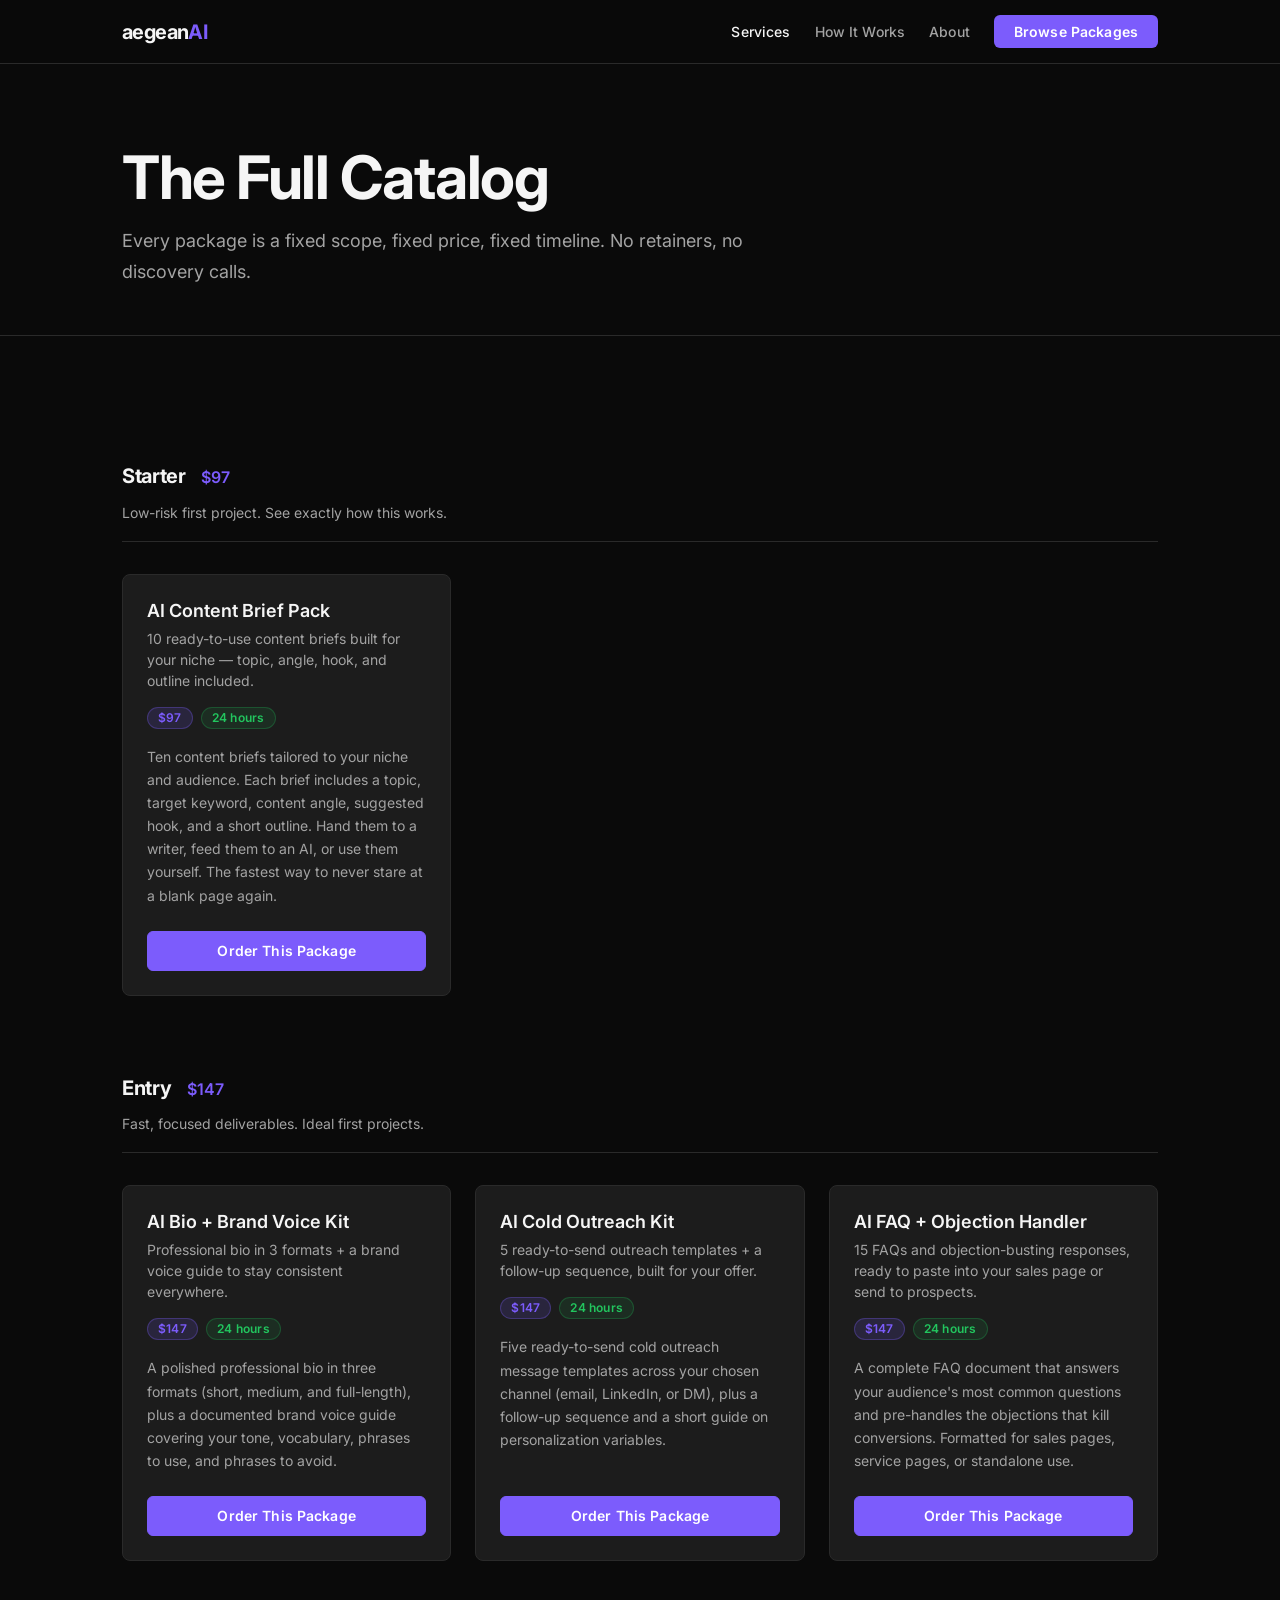
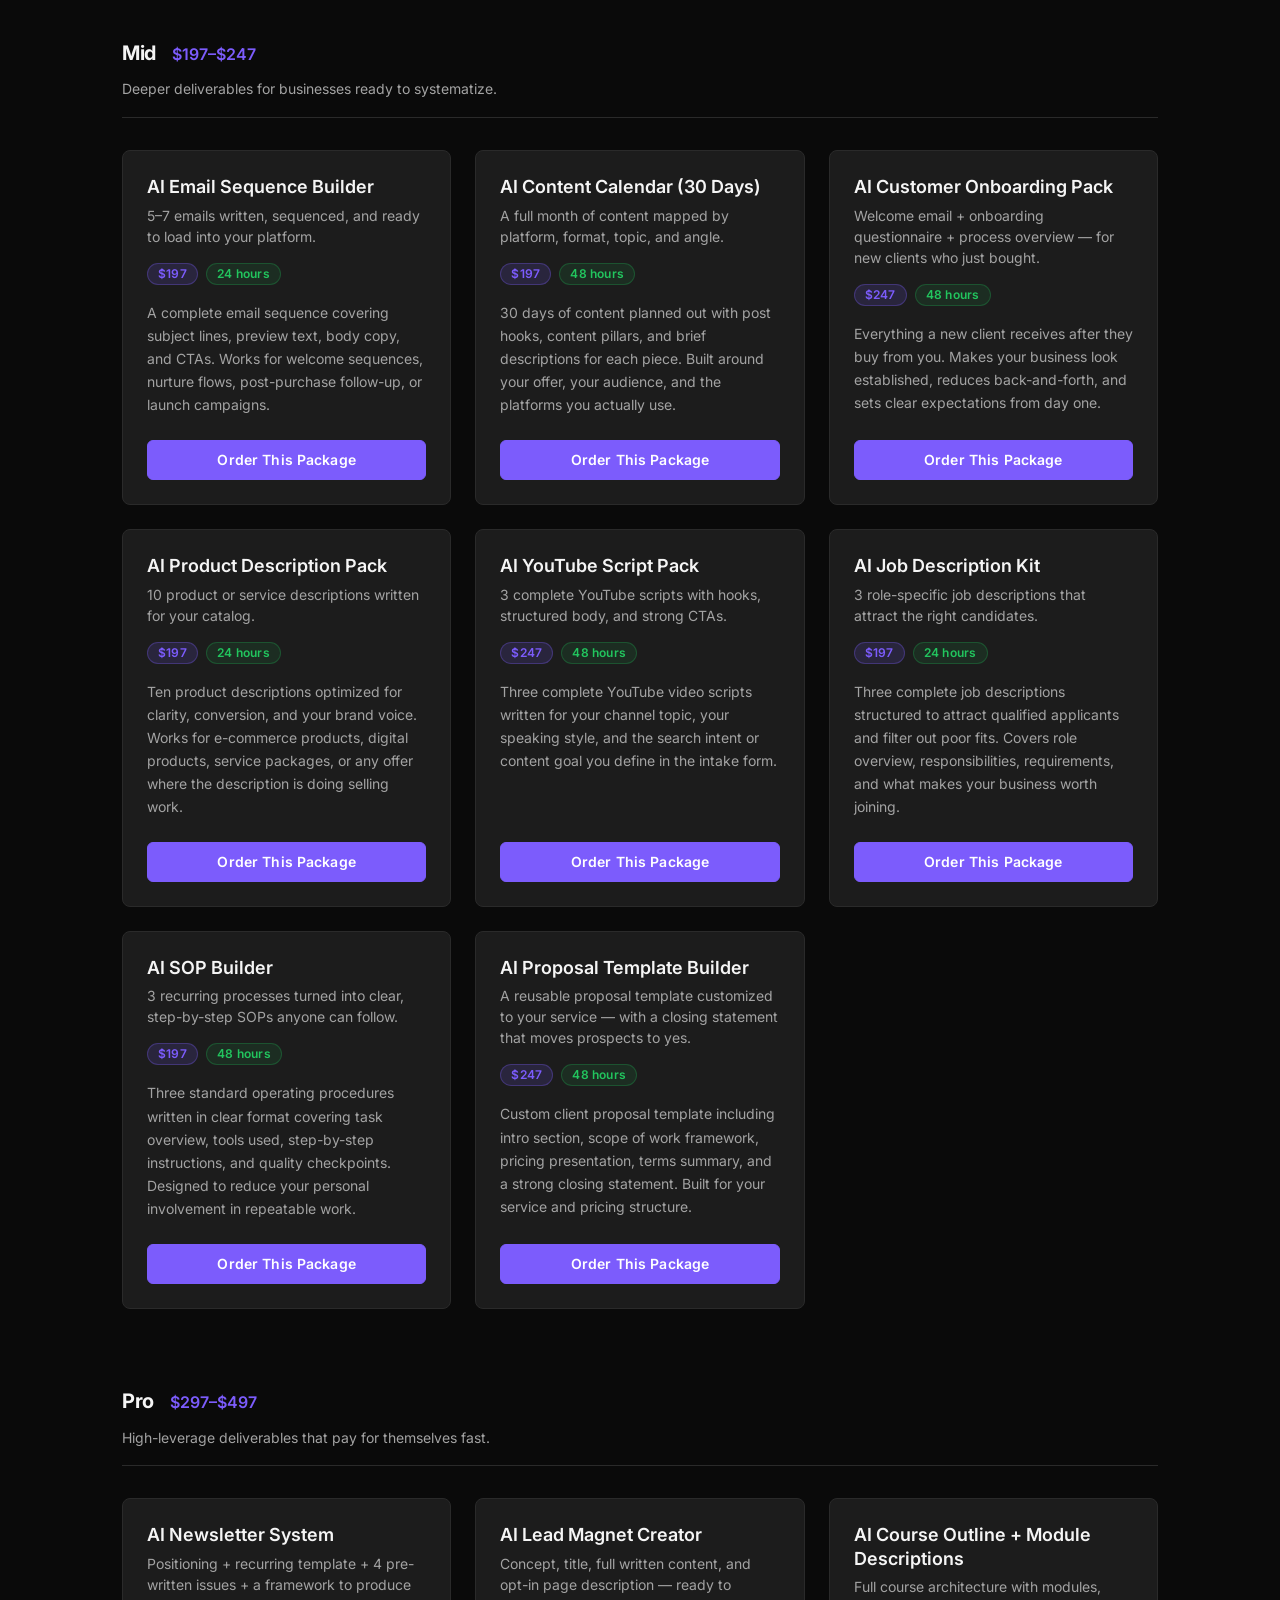
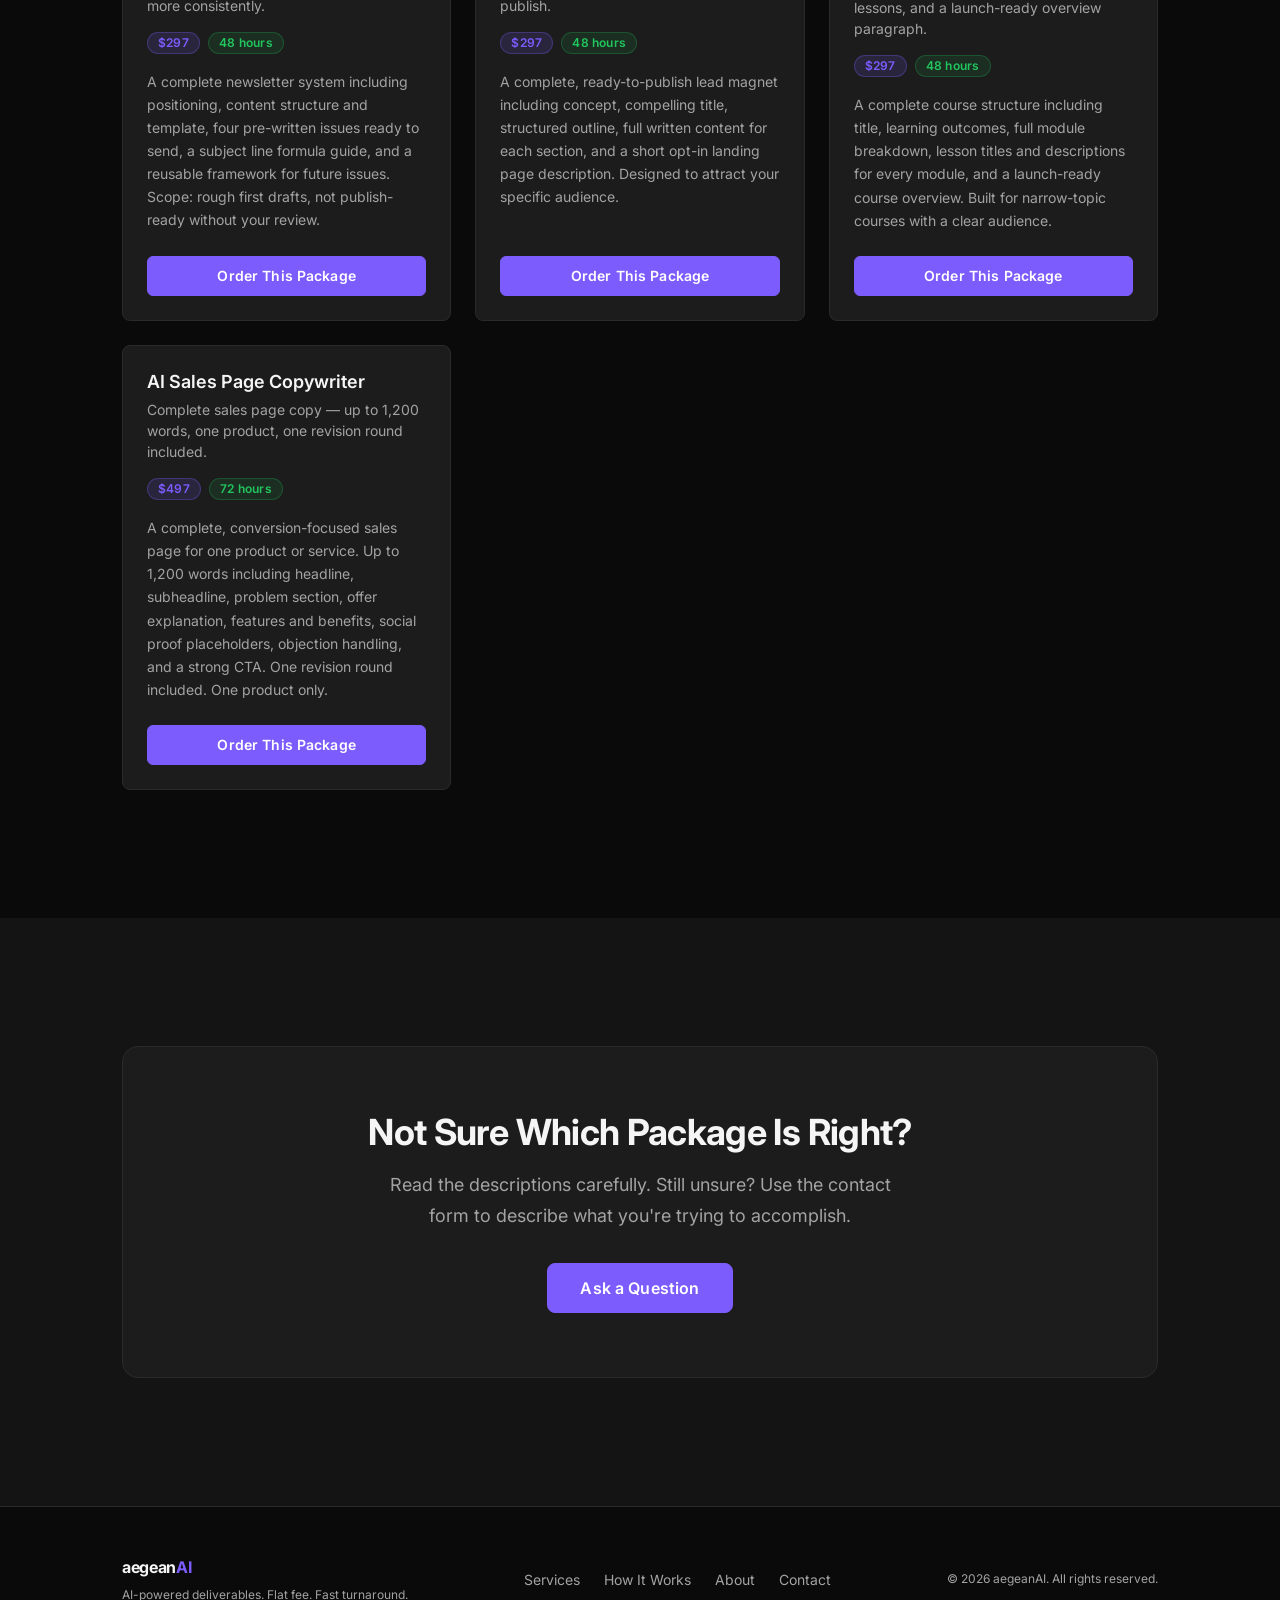
<file: aegean-agency/services.html>
<!DOCTYPE html>
<html lang="en">
<head>
  <meta charset="UTF-8">
  <meta name="viewport" content="width=device-width, initial-scale=1.0">
  <meta name="description" content="The full catalog of AI-powered deliverables. Fixed scope, fixed price, fixed timeline. No retainers, no discovery calls.">
  <title>Services — aegeanAI</title>
  <link rel="preconnect" href="https://fonts.googleapis.com">
  <link rel="preconnect" href="https://fonts.gstatic.com" crossorigin>
  <link href="https://fonts.googleapis.com/css2?family=Inter:wght@400;500;600;700&display=swap" rel="stylesheet">
  <link rel="stylesheet" href="assets/css/main.css">
  <link rel="stylesheet" href="assets/css/components.css">
</head>
<body>

  <!-- ── Navigation ──────────────────────────────────────────── -->
  <nav class="nav" role="navigation" aria-label="Main navigation">
    <div class="nav__inner">
      <a href="index.html" class="nav__logo" aria-label="aegeanAI — home">
        aegean<span>AI</span>
      </a>
      <ul class="nav__links" role="list">
        <li><a href="services.html">Services</a></li>
        <li><a href="how-it-works.html">How It Works</a></li>
        <li><a href="about.html">About</a></li>
        <li><a href="services.html" class="nav__cta">Browse Packages</a></li>
      </ul>
      <button
        class="nav__hamburger"
        aria-label="Open navigation menu"
        aria-expanded="false"
        aria-controls="mobile-menu"
      >
        <span></span>
        <span></span>
        <span></span>
      </button>
    </div>
  </nav>

  <!-- ── Mobile Menu ─────────────────────────────────────────── -->
  <div class="nav__mobile" id="mobile-menu">
    <a href="services.html">Services</a>
    <a href="how-it-works.html">How It Works</a>
    <a href="about.html">About</a>
    <a href="contact.html">Contact</a>
    <a href="services.html" class="nav__cta-mobile">Browse Packages</a>
  </div>

  <main id="main-content">

    <!-- ── Page Hero ───────────────────────────────────────────── -->
    <div class="page-hero section">
      <div class="container">
        <h1>The Full Catalog</h1>
        <p>
          Every package is a fixed scope, fixed price, fixed timeline.
          No retainers, no discovery calls.
        </p>
      </div>
    </div>

    <!-- ── Catalog ─────────────────────────────────────────────── -->
    <!--
      main.js reads the packages array from packages.js,
      groups by tier (starter → entry → mid → pro),
      and renders catalog-tier sections with card grids into #catalog.
    -->
    <section class="section" aria-label="Package catalog">
      <div class="container">
        <div id="catalog">
          <div class="js-loading">Loading catalog&hellip;</div>
        </div>
      </div>
    </section>

    <!-- ── Bottom CTA ──────────────────────────────────────────── -->
    <section class="section section--surface" aria-labelledby="catalog-cta-heading">
      <div class="container">
        <div class="cta-banner">
          <h2 id="catalog-cta-heading">Not Sure Which Package Is Right?</h2>
          <p>
            Read the descriptions carefully. Still unsure? Use the contact form
            to describe what you're trying to accomplish.
          </p>
          <a href="contact.html" class="btn btn--primary btn--lg">Ask a Question</a>
        </div>
      </div>
    </section>

  </main>

  <!-- ── Footer ───────────────────────────────────────────────── -->
  <footer class="footer" role="contentinfo">
    <div class="container">
      <div class="footer__inner">
        <div>
          <div class="footer__brand">aegean<span>AI</span></div>
          <div class="footer__tagline">AI-powered deliverables. Flat fee. Fast turnaround.</div>
        </div>
        <ul class="footer__links" role="list">
          <li><a href="services.html">Services</a></li>
          <li><a href="how-it-works.html">How It Works</a></li>
          <li><a href="about.html">About</a></li>
          <li><a href="contact.html">Contact</a></li>
        </ul>
        <p class="footer__copy">&copy; 2026 aegeanAI. All rights reserved.</p>
      </div>
    </div>
  </footer>

  <script src="assets/js/packages.js"></script>
  <script src="assets/js/main.js"></script>
</body>
</html>
</file>
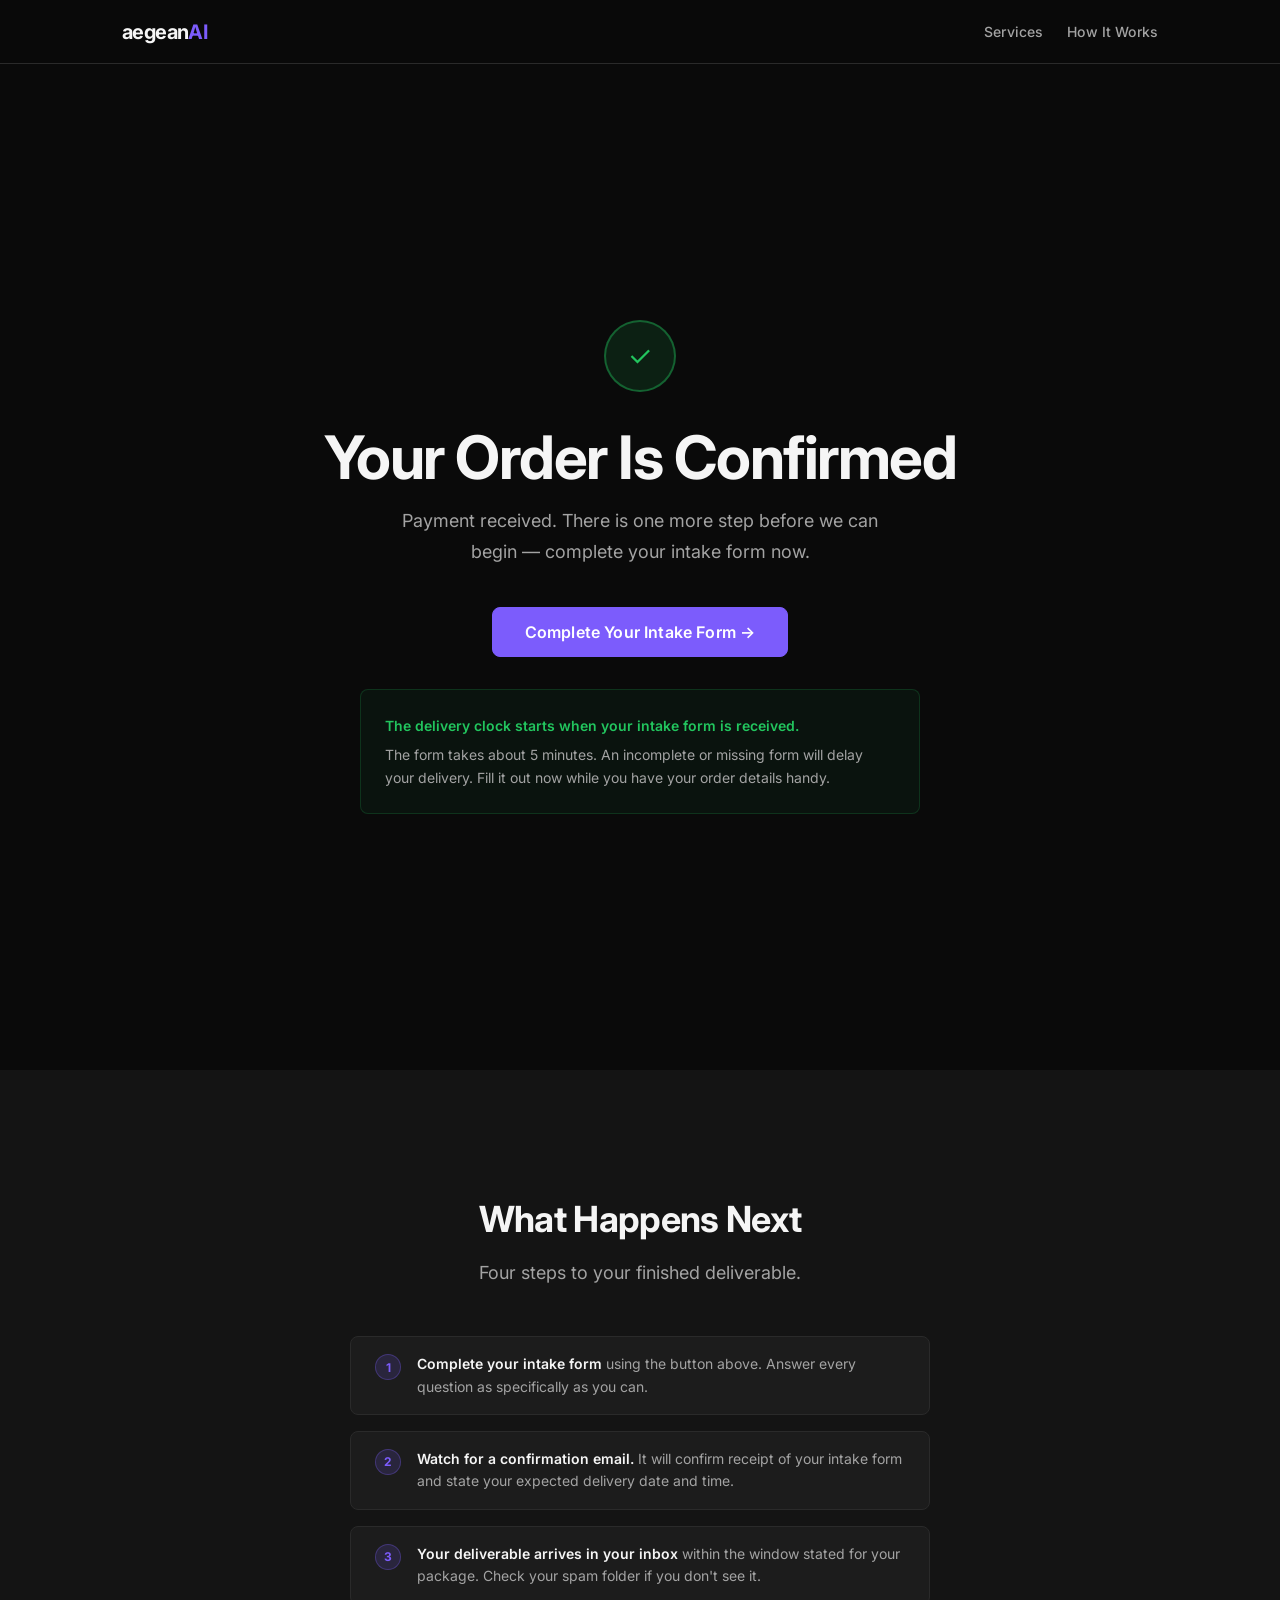
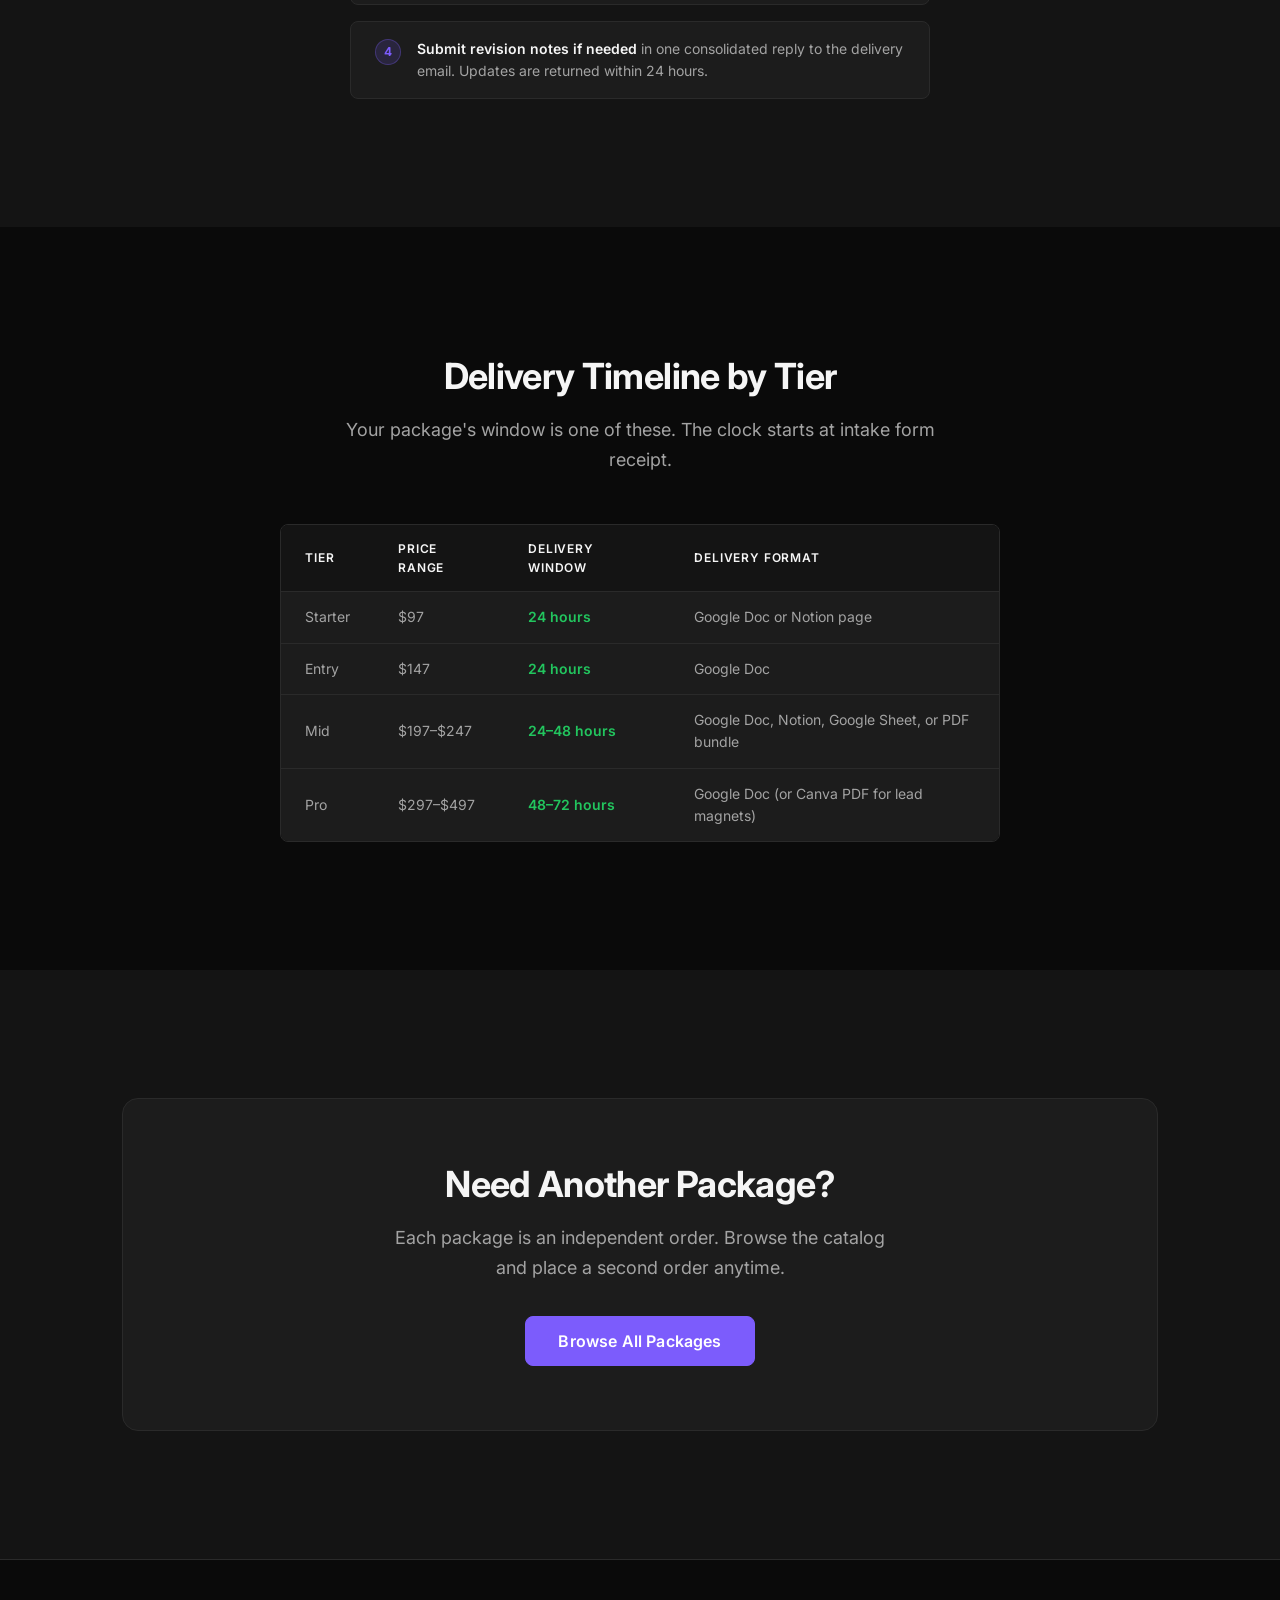
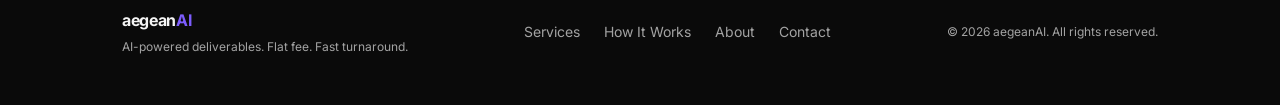
<file: aegean-agency/thank-you.html>
<!DOCTYPE html>
<html lang="en">
<head>
  <meta charset="UTF-8">
  <meta name="viewport" content="width=device-width, initial-scale=1.0">
  <meta name="robots" content="noindex, nofollow">
  <meta name="description" content="Your order is confirmed. Complete your intake form now to start the delivery clock.">
  <title>Order Confirmed — aegeanAI</title>
  <link rel="preconnect" href="https://fonts.googleapis.com">
  <link rel="preconnect" href="https://fonts.gstatic.com" crossorigin>
  <link href="https://fonts.googleapis.com/css2?family=Inter:wght@400;500;600;700&display=swap" rel="stylesheet">
  <link rel="stylesheet" href="assets/css/main.css">
  <link rel="stylesheet" href="assets/css/components.css">
  <style>
    /* Make the page fill the viewport so footer is always at the bottom */
    body {
      display: flex;
      flex-direction: column;
      min-height: 100vh;
    }

    body > main {
      flex: 1;
    }
  </style>
</head>
<body>

  <!-- ── Minimal Navigation ───────────────────────────────────── -->
  <nav class="nav" role="navigation" aria-label="Main navigation">
    <div class="nav__inner">
      <a href="index.html" class="nav__logo" aria-label="aegeanAI — home">
        aegean<span>AI</span>
      </a>
      <ul class="nav__links" role="list">
        <li><a href="services.html">Services</a></li>
        <li><a href="how-it-works.html">How It Works</a></li>
      </ul>
      <button
        class="nav__hamburger"
        aria-label="Open navigation menu"
        aria-expanded="false"
        aria-controls="mobile-menu"
      >
        <span></span>
        <span></span>
        <span></span>
      </button>
    </div>
  </nav>

  <!-- ── Mobile Menu ─────────────────────────────────────────── -->
  <div class="nav__mobile" id="mobile-menu">
    <a href="index.html">Home</a>
    <a href="services.html">Services</a>
    <a href="how-it-works.html">How It Works</a>
  </div>

  <main id="main-content">

    <!-- ── Confirmation Hero ───────────────────────────────────── -->
    <section class="section" aria-labelledby="thankyou-heading">
      <div class="container">
        <div class="thankyou-hero">

          <div class="thankyou-icon" role="img" aria-label="Checkmark — order confirmed">
            &#10003;
          </div>

          <h1 id="thankyou-heading">Your Order Is Confirmed</h1>

          <p>
            Payment received. There is one more step before we can begin &mdash;
            complete your intake form now.
          </p>

          <!--
            Replace TALLY_FORM_URL with your actual Tally intake form URL before deploying.
            Example: https://tally.so/r/xxxxxxxx
          -->
          <a
            href="TALLY_FORM_URL"
            target="_blank"
            rel="noopener"
            class="btn btn--primary btn--lg"
            aria-label="Complete your intake form — opens in a new tab"
          >
            Complete Your Intake Form &rarr;
          </a>

          <div style="margin-top: var(--space-4);">
            <div class="notice-box">
              <strong>The delivery clock starts when your intake form is received.</strong>
              The form takes about 5 minutes. An incomplete or missing form will delay
              your delivery. Fill it out now while you have your order details handy.
            </div>
          </div>

        </div>
      </div>
    </section>

    <!-- ── What Happens Next ────────────────────────────────────── -->
    <section class="section section--surface" aria-labelledby="next-heading">
      <div class="container">
        <div class="section__header">
          <h2 id="next-heading">What Happens Next</h2>
          <p>Four steps to your finished deliverable.</p>
        </div>
        <div class="next-steps">
          <div class="next-step-item">
            <span class="next-step-item__num" aria-hidden="true">1</span>
            <span>
              <strong>Complete your intake form</strong> using the button above.
              Answer every question as specifically as you can.
            </span>
          </div>
          <div class="next-step-item">
            <span class="next-step-item__num" aria-hidden="true">2</span>
            <span>
              <strong>Watch for a confirmation email.</strong> It will confirm receipt
              of your intake form and state your expected delivery date and time.
            </span>
          </div>
          <div class="next-step-item">
            <span class="next-step-item__num" aria-hidden="true">3</span>
            <span>
              <strong>Your deliverable arrives in your inbox</strong> within the window
              stated for your package. Check your spam folder if you don't see it.
            </span>
          </div>
          <div class="next-step-item">
            <span class="next-step-item__num" aria-hidden="true">4</span>
            <span>
              <strong>Submit revision notes if needed</strong> in one consolidated reply
              to the delivery email. Updates are returned within 24 hours.
            </span>
          </div>
        </div>
      </div>
    </section>

    <!-- ── Delivery Timeline by Tier ───────────────────────────── -->
    <section class="section" aria-labelledby="timeline-heading">
      <div class="container">
        <div class="section__header">
          <h2 id="timeline-heading">Delivery Timeline by Tier</h2>
          <p>
            Your package's window is one of these.
            The clock starts at intake form receipt.
          </p>
        </div>

        <div class="delivery-table-wrap">
          <table
            class="delivery-table"
            role="table"
            aria-label="Delivery timelines by tier"
          >
            <thead>
              <tr>
                <th scope="col">Tier</th>
                <th scope="col">Price Range</th>
                <th scope="col">Delivery Window</th>
                <th scope="col">Delivery Format</th>
              </tr>
            </thead>
            <tbody>
              <tr>
                <td>Starter</td>
                <td>$97</td>
                <td class="delivery-time">24 hours</td>
                <td>Google Doc or Notion page</td>
              </tr>
              <tr>
                <td>Entry</td>
                <td>$147</td>
                <td class="delivery-time">24 hours</td>
                <td>Google Doc</td>
              </tr>
              <tr>
                <td>Mid</td>
                <td>$197&ndash;$247</td>
                <td class="delivery-time">24&ndash;48 hours</td>
                <td>Google Doc, Notion, Google Sheet, or PDF bundle</td>
              </tr>
              <tr>
                <td>Pro</td>
                <td>$297&ndash;$497</td>
                <td class="delivery-time">48&ndash;72 hours</td>
                <td>Google Doc (or Canva PDF for lead magnets)</td>
              </tr>
            </tbody>
          </table>
        </div>

      </div>
    </section>

    <!-- ── Secondary CTA ────────────────────────────────────────── -->
    <section class="section section--surface" aria-labelledby="ty-cta-heading">
      <div class="container">
        <div class="cta-banner">
          <h2 id="ty-cta-heading">Need Another Package?</h2>
          <p>
            Each package is an independent order. Browse the catalog
            and place a second order anytime.
          </p>
          <a href="services.html" class="btn btn--primary btn--lg">Browse All Packages</a>
        </div>
      </div>
    </section>

  </main>

  <!-- ── Footer ───────────────────────────────────────────────── -->
  <footer class="footer" role="contentinfo">
    <div class="container">
      <div class="footer__inner">
        <div>
          <div class="footer__brand">aegean<span>AI</span></div>
          <div class="footer__tagline">AI-powered deliverables. Flat fee. Fast turnaround.</div>
        </div>
        <ul class="footer__links" role="list">
          <li><a href="services.html">Services</a></li>
          <li><a href="how-it-works.html">How It Works</a></li>
          <li><a href="about.html">About</a></li>
          <li><a href="contact.html">Contact</a></li>
        </ul>
        <p class="footer__copy">&copy; 2026 aegeanAI. All rights reserved.</p>
      </div>
    </div>
  </footer>

  <script src="assets/js/packages.js"></script>
  <script src="assets/js/main.js"></script>
</body>
</html>
</file>
<file: aegean-agency/assets/css/main.css>
/* ============================================================
   AEGEAN AGENCY — main.css
   Design tokens, reset, typography, layout
   ============================================================ */

/* ── Design Tokens ──────────────────────────────────────────── */
:root {
  /* Colors */
  --color-bg:           #0A0A0A;
  --color-surface:      #141414;
  --color-card:         #1C1C1C;
  --color-border:       #2A2A2A;
  --color-accent:       #7C5CFC;
  --color-accent-dim:   #5a3fd4;
  --color-accent-glow:  rgba(124, 92, 252, 0.15);
  --color-text:         #F5F5F5;
  --color-muted:        #A3A3A3;
  --color-success:      #22C55E;
  --color-success-glow: rgba(34, 197, 94, 0.12);

  /* Spacing — 8px base grid */
  --space-1:  8px;
  --space-2:  16px;
  --space-3:  24px;
  --space-4:  32px;
  --space-5:  40px;
  --space-6:  48px;
  --space-7:  56px;
  --space-8:  64px;
  --space-10: 80px;
  --space-12: 96px;
  --space-16: 128px;

  /* Typography */
  --font-base: 'Inter', system-ui, -apple-system, BlinkMacSystemFont, sans-serif;
  --text-xs:   0.75rem;    /* 12px */
  --text-sm:   0.875rem;   /* 14px */
  --text-base: 1rem;       /* 16px */
  --text-lg:   1.125rem;   /* 18px */
  --text-xl:   1.25rem;    /* 20px */
  --text-2xl:  1.5rem;     /* 24px */
  --text-3xl:  1.875rem;   /* 30px */
  --text-4xl:  2.25rem;    /* 36px */
  --text-5xl:  3rem;       /* 48px */
  --text-6xl:  3.75rem;    /* 60px */

  /* Radius */
  --radius-sm: 4px;
  --radius-md: 6px;
  --radius-lg: 8px;
  --radius-xl: 12px;
  --radius-2xl: 16px;

  /* Layout */
  --max-width:  1100px;
  --nav-height: 64px;

  /* Motion */
  --transition:      0.18s ease;
  --transition-slow: 0.3s ease;
}

/* ── CSS Reset ──────────────────────────────────────────────── */
*,
*::before,
*::after {
  box-sizing: border-box;
  margin: 0;
  padding: 0;
}

html {
  scroll-behavior: smooth;
  -webkit-text-size-adjust: 100%;
  text-size-adjust: 100%;
}

body {
  font-family: var(--font-base);
  font-size: var(--text-base);
  line-height: 1.6;
  color: var(--color-text);
  background-color: var(--color-bg);
  min-height: 100vh;
  -webkit-font-smoothing: antialiased;
  -moz-osx-font-smoothing: grayscale;
  overflow-x: hidden;
}

img,
picture,
video,
canvas,
svg {
  display: block;
  max-width: 100%;
}

input,
button,
textarea,
select {
  font: inherit;
}

p,
h1,
h2,
h3,
h4,
h5,
h6 {
  overflow-wrap: break-word;
}

a {
  color: inherit;
  text-decoration: none;
}

ul,
ol {
  list-style: none;
}

/* ── Selection ──────────────────────────────────────────────── */
::selection {
  background-color: rgba(124, 92, 252, 0.3);
  color: var(--color-text);
}

/* ── Global Focus Ring ──────────────────────────────────────── */
:focus-visible {
  outline: 2px solid var(--color-accent);
  outline-offset: 3px;
  border-radius: var(--radius-sm);
}

/* ── Typography ─────────────────────────────────────────────── */
h1 {
  font-size: clamp(var(--text-3xl), 6vw, var(--text-6xl));
  font-weight: 700;
  line-height: 1.1;
  letter-spacing: -0.025em;
  color: var(--color-text);
}

h2 {
  font-size: clamp(var(--text-2xl), 4vw, var(--text-4xl));
  font-weight: 700;
  line-height: 1.2;
  letter-spacing: -0.018em;
  color: var(--color-text);
}

h3 {
  font-size: clamp(var(--text-lg), 2.5vw, var(--text-2xl));
  font-weight: 600;
  line-height: 1.3;
  color: var(--color-text);
}

h4 {
  font-size: var(--text-lg);
  font-weight: 600;
  line-height: 1.4;
  color: var(--color-text);
}

p {
  color: var(--color-muted);
  line-height: 1.7;
}

strong {
  color: var(--color-text);
  font-weight: 600;
}

/* ── Layout Containers ──────────────────────────────────────── */
.container {
  width: 100%;
  max-width: var(--max-width);
  margin-inline: auto;
  padding-inline: var(--space-2);
}

@media (min-width: 480px) {
  .container {
    padding-inline: var(--space-3);
  }
}

@media (min-width: 768px) {
  .container {
    padding-inline: var(--space-4);
  }
}

/* ── Sections ───────────────────────────────────────────────── */
.section {
  padding-block: var(--space-8);
}

@media (min-width: 768px) {
  .section {
    padding-block: var(--space-12);
  }
}

@media (min-width: 1024px) {
  .section {
    padding-block: var(--space-16);
  }
}

.section--surface {
  background-color: var(--color-surface);
}

.section__header {
  text-align: center;
  margin-bottom: var(--space-6);
}

.section__header h2 {
  margin-bottom: var(--space-2);
}

.section__header p {
  font-size: var(--text-lg);
  max-width: 600px;
  margin-inline: auto;
  color: var(--color-muted);
}

/* ── Page Hero (inner pages) ────────────────────────────────── */
.page-hero {
  padding-top: var(--space-6);
  padding-bottom: var(--space-4);
  border-bottom: 1px solid var(--color-border);
}

@media (min-width: 768px) {
  .page-hero {
    padding-top: var(--space-10);
    padding-bottom: var(--space-6);
  }
}

.page-hero h1 {
  margin-bottom: var(--space-2);
}

.page-hero p {
  font-size: var(--text-lg);
  max-width: 640px;
  color: var(--color-muted);
}

/* ── Generic Grids ──────────────────────────────────────────── */
.grid-3 {
  display: grid;
  grid-template-columns: 1fr;
  gap: var(--space-3);
}

@media (min-width: 600px) {
  .grid-3 {
    grid-template-columns: repeat(2, 1fr);
  }
}

@media (min-width: 960px) {
  .grid-3 {
    grid-template-columns: repeat(3, 1fr);
  }
}

.grid-2 {
  display: grid;
  grid-template-columns: 1fr;
  gap: var(--space-4);
}

@media (min-width: 768px) {
  .grid-2 {
    grid-template-columns: repeat(2, 1fr);
  }
}

/* ── Utility Classes ────────────────────────────────────────── */
.text-accent  { color: var(--color-accent); }
.text-muted   { color: var(--color-muted); }
.text-success { color: var(--color-success); }
.text-center  { text-align: center; }
.text-left    { text-align: left; }

.mt-1 { margin-top: var(--space-1); }
.mt-2 { margin-top: var(--space-2); }
.mt-3 { margin-top: var(--space-3); }
.mt-4 { margin-top: var(--space-4); }
.mt-6 { margin-top: var(--space-6); }
.mt-8 { margin-top: var(--space-8); }

.mb-1 { margin-bottom: var(--space-1); }
.mb-2 { margin-bottom: var(--space-2); }
.mb-3 { margin-bottom: var(--space-3); }
.mb-4 { margin-bottom: var(--space-4); }

/* Visually hidden but accessible to screen readers */
.sr-only {
  position: absolute;
  width: 1px;
  height: 1px;
  padding: 0;
  margin: -1px;
  overflow: hidden;
  clip: rect(0, 0, 0, 0);
  white-space: nowrap;
  border-width: 0;
}

/* ── Horizontal Rule ────────────────────────────────────────── */
.divider {
  border: none;
  border-top: 1px solid var(--color-border);
  margin-block: var(--space-6);
}

/* ── Reduced Motion ─────────────────────────────────────────── */
@media (prefers-reduced-motion: reduce) {
  *, *::before, *::after {
    animation-duration: 0.01ms !important;
    animation-iteration-count: 1 !important;
    transition-duration: 0.01ms !important;
  }
}

/* ── Print ──────────────────────────────────────────────────── */
@media print {
  .nav,
  .nav__mobile,
  .footer {
    display: none;
  }

  body {
    background: #fff;
    color: #000;
  }
}
</file>
<file: aegean-agency/assets/css/components.css>
/* ============================================================
   AEGEAN AGENCY — components.css
   Nav, hero, cards, buttons, badges, footer,
   FAQ accordion, steps, tables, contact, thank-you
   ============================================================ */

/* ── Navigation ─────────────────────────────────────────────── */
.nav {
  position: sticky;
  top: 0;
  z-index: 100;
  height: var(--nav-height);
  background-color: rgba(10, 10, 10, 0.94);
  backdrop-filter: blur(16px);
  -webkit-backdrop-filter: blur(16px);
  border-bottom: 1px solid var(--color-border);
  display: flex;
  align-items: center;
}

.nav__inner {
  display: flex;
  align-items: center;
  justify-content: space-between;
  width: 100%;
  max-width: var(--max-width);
  margin-inline: auto;
  padding-inline: var(--space-2);
  gap: var(--space-2);
}

@media (min-width: 480px) {
  .nav__inner {
    padding-inline: var(--space-3);
  }
}

@media (min-width: 768px) {
  .nav__inner {
    padding-inline: var(--space-4);
  }
}

.nav__logo {
  font-size: var(--text-xl);
  font-weight: 700;
  color: var(--color-text);
  letter-spacing: -0.03em;
  white-space: nowrap;
  text-decoration: none;
  flex-shrink: 0;
  transition: opacity var(--transition);
}

.nav__logo:hover {
  opacity: 0.85;
}

.nav__logo span {
  color: var(--color-accent);
}

/* Desktop nav links */
.nav__links {
  display: none;
  align-items: center;
  gap: var(--space-3);
  list-style: none;
}

@media (min-width: 768px) {
  .nav__links {
    display: flex;
  }
}

.nav__links a {
  font-size: var(--text-sm);
  font-weight: 500;
  color: var(--color-muted);
  text-decoration: none;
  transition: color var(--transition);
  letter-spacing: 0.01em;
  padding: 4px 0;
}

.nav__links a:hover {
  color: var(--color-text);
}

.nav__links a[aria-current="page"] {
  color: var(--color-text);
}

/* "Browse Packages" pill button in nav */
.nav__links .nav__cta {
  color: #ffffff;
  background-color: var(--color-accent);
  padding: 8px 20px;
  border-radius: var(--radius-md);
  font-size: var(--text-sm);
  font-weight: 600;
  letter-spacing: 0.01em;
  transition: background-color var(--transition);
}

.nav__links .nav__cta:hover {
  background-color: var(--color-accent-dim);
  color: #ffffff;
}

/* Never mark the CTA button as active-page */
.nav__links .nav__cta[aria-current="page"] {
  color: #ffffff;
}

/* ── Hamburger Button ───────────────────────────────────────── */
.nav__hamburger {
  display: flex;
  flex-direction: column;
  justify-content: center;
  gap: 5px;
  background: none;
  border: 1px solid transparent;
  cursor: pointer;
  padding: 8px;
  border-radius: var(--radius-md);
  transition: background-color var(--transition), border-color var(--transition);
  flex-shrink: 0;
}

.nav__hamburger:hover {
  background-color: var(--color-card);
  border-color: var(--color-border);
}

@media (min-width: 768px) {
  .nav__hamburger {
    display: none;
  }
}

.nav__hamburger span {
  display: block;
  width: 22px;
  height: 2px;
  background-color: var(--color-text);
  border-radius: 2px;
  transition: transform 0.25s ease, opacity 0.2s ease;
  transform-origin: center;
  pointer-events: none;
}

.nav__hamburger[aria-expanded="true"] span:nth-child(1) {
  transform: translateY(7px) rotate(45deg);
}

.nav__hamburger[aria-expanded="true"] span:nth-child(2) {
  opacity: 0;
  transform: scaleX(0);
}

.nav__hamburger[aria-expanded="true"] span:nth-child(3) {
  transform: translateY(-7px) rotate(-45deg);
}

/* ── Mobile Menu Drawer ─────────────────────────────────────── */
.nav__mobile {
  display: none;
  flex-direction: column;
  position: fixed;
  top: var(--nav-height);
  left: 0;
  right: 0;
  background-color: var(--color-surface);
  border-bottom: 1px solid var(--color-border);
  padding: var(--space-2) var(--space-2) var(--space-3);
  gap: 4px;
  z-index: 99;
  box-shadow: 0 8px 32px rgba(0, 0, 0, 0.5);
}

.nav__mobile.is-open {
  display: flex;
}

.nav__mobile a {
  display: block;
  padding: 12px var(--space-2);
  color: var(--color-muted);
  font-size: var(--text-sm);
  font-weight: 500;
  border-radius: var(--radius-md);
  transition: color var(--transition), background-color var(--transition);
  text-decoration: none;
}

.nav__mobile a:hover {
  color: var(--color-text);
  background-color: var(--color-card);
}

.nav__mobile .nav__cta-mobile {
  margin-top: var(--space-1);
  background-color: var(--color-accent);
  color: #ffffff;
  text-align: center;
  font-weight: 600;
  padding: 14px var(--space-2);
}

.nav__mobile .nav__cta-mobile:hover {
  background-color: var(--color-accent-dim);
  color: #ffffff;
}

/* ── Buttons ─────────────────────────────────────────────────── */
.btn {
  display: inline-flex;
  align-items: center;
  justify-content: center;
  gap: 8px;
  padding: 12px 24px;
  border-radius: var(--radius-md);
  font-size: var(--text-sm);
  font-weight: 600;
  line-height: 1;
  cursor: pointer;
  border: 1px solid transparent;
  text-decoration: none;
  transition: background-color var(--transition), color var(--transition),
              border-color var(--transition), opacity var(--transition);
  white-space: nowrap;
  letter-spacing: 0.01em;
  touch-action: manipulation;
  -webkit-user-select: none;
  user-select: none;
}

.btn--primary {
  background-color: var(--color-accent);
  color: #ffffff;
  border-color: var(--color-accent);
}

.btn--primary:hover {
  background-color: var(--color-accent-dim);
  border-color: var(--color-accent-dim);
  color: #ffffff;
}

.btn--secondary {
  background-color: transparent;
  color: var(--color-text);
  border-color: #4A4A4A;
}

.btn--secondary:hover {
  border-color: #6A6A6A;
  background-color: rgba(255, 255, 255, 0.04);
  color: var(--color-text);
}

.btn--ghost {
  background-color: var(--color-card);
  color: var(--color-text);
  border-color: var(--color-border);
}

.btn--ghost:hover {
  border-color: var(--color-accent);
  color: var(--color-accent);
}

.btn--lg {
  padding: 16px 32px;
  font-size: var(--text-base);
  border-radius: var(--radius-lg);
}

.btn--sm {
  padding: 7px 14px;
  font-size: var(--text-xs);
  border-radius: var(--radius-md);
}

/* ── Badges ──────────────────────────────────────────────────── */
.badge {
  display: inline-flex;
  align-items: center;
  padding: 4px 10px;
  border-radius: 99px;
  font-size: var(--text-xs);
  font-weight: 600;
  line-height: 1;
  letter-spacing: 0.02em;
  white-space: nowrap;
}

.badge--price {
  background-color: var(--color-accent-glow);
  color: var(--color-accent);
  border: 1px solid rgba(124, 92, 252, 0.3);
}

.badge--delivery {
  background-color: rgba(34, 197, 94, 0.1);
  color: var(--color-success);
  border: 1px solid rgba(34, 197, 94, 0.25);
}

.badge--tier {
  background-color: var(--color-card);
  color: var(--color-muted);
  border: 1px solid var(--color-border);
  text-transform: uppercase;
  font-size: 0.75rem;
  letter-spacing: 0.08em;
}

/* ── Package Cards ───────────────────────────────────────────── */
.package-card {
  display: flex;
  flex-direction: column;
  background-color: var(--color-card);
  border: 1px solid var(--color-border);
  border-radius: var(--radius-lg);
  padding: var(--space-3);
  transition: border-color var(--transition), transform var(--transition-slow),
              box-shadow var(--transition-slow);
}

.package-card:hover {
  border-color: rgba(124, 92, 252, 0.45);
  transform: translateY(-3px);
  box-shadow: 0 8px 32px rgba(0, 0, 0, 0.4);
}

.package-card__header {
  margin-bottom: var(--space-2);
}

.package-card__name {
  font-size: var(--text-lg);
  font-weight: 600;
  color: var(--color-text);
  margin-bottom: 6px;
  line-height: 1.3;
}

.package-card__tagline {
  font-size: var(--text-sm);
  color: var(--color-muted);
  line-height: 1.5;
}

.package-card__meta {
  display: flex;
  flex-wrap: wrap;
  align-items: center;
  gap: 8px;
  margin-bottom: var(--space-2);
}

.package-card__description {
  font-size: var(--text-sm);
  color: var(--color-muted);
  line-height: 1.65;
  flex: 1;
  margin-bottom: var(--space-3);
}

/* Button always pinned to bottom of card */
.package-card .btn {
  margin-top: auto;
  width: 100%;
}

/* ── Cards Grid ──────────────────────────────────────────────── */
.cards-grid {
  display: grid;
  grid-template-columns: 1fr;
  gap: var(--space-3);
}

@media (min-width: 600px) {
  .cards-grid {
    grid-template-columns: repeat(2, 1fr);
  }
}

@media (min-width: 960px) {
  .cards-grid {
    grid-template-columns: repeat(3, 1fr);
  }
}

/* ── Catalog Tier Sections (services.html) ───────────────────── */
.catalog-tier {
  margin-bottom: var(--space-10);
}

.catalog-tier:last-child {
  margin-bottom: 0;
}

.catalog-tier__header {
  display: flex;
  flex-wrap: wrap;
  align-items: baseline;
  gap: 8px var(--space-2);
  margin-bottom: var(--space-4);
  padding-bottom: var(--space-2);
  border-bottom: 1px solid var(--color-border);
}

.catalog-tier__label {
  font-size: var(--text-xl);
  font-weight: 700;
  color: var(--color-text);
  line-height: 1.2;
}

.catalog-tier__price {
  font-size: var(--text-base);
  font-weight: 600;
  color: var(--color-accent);
}

.catalog-tier__description {
  width: 100%;
  font-size: var(--text-sm);
  color: var(--color-muted);
  margin-top: 2px;
}

.catalog-tier__grid {
  display: grid;
  grid-template-columns: 1fr;
  gap: var(--space-3);
}

@media (min-width: 600px) {
  .catalog-tier__grid {
    grid-template-columns: repeat(2, 1fr);
  }
}

@media (min-width: 960px) {
  .catalog-tier__grid {
    grid-template-columns: repeat(3, 1fr);
  }
}

/* ── Hero (index.html only) ──────────────────────────────────── */
.hero {
  padding-block: var(--space-10);
  text-align: center;
}

@media (min-width: 768px) {
  .hero {
    padding-block: var(--space-16);
  }
}

.hero__eyebrow {
  display: inline-block;
  font-size: var(--text-xs);
  font-weight: 600;
  color: var(--color-accent);
  text-transform: uppercase;
  letter-spacing: 0.12em;
  margin-bottom: var(--space-2);
  padding: 5px 12px;
  border: 1px solid rgba(124, 92, 252, 0.3);
  border-radius: 99px;
  background-color: var(--color-accent-glow);
}

.hero h1 {
  max-width: 820px;
  margin-inline: auto;
  margin-bottom: var(--space-3);
}

.hero__sub {
  font-size: clamp(var(--text-base), 2.5vw, var(--text-lg));
  max-width: 560px;
  margin-inline: auto;
  margin-bottom: var(--space-5);
  color: var(--color-muted);
  line-height: 1.75;
}

.hero__actions {
  display: flex;
  flex-wrap: wrap;
  justify-content: center;
  gap: var(--space-2);
}

@media (max-width: 479px) {
  .hero__actions {
    flex-direction: column;
    align-items: stretch;
  }

  .hero__actions .btn {
    width: 100%;
  }
}

/* ── Trust Bullets ───────────────────────────────────────────── */
.trust-bullets {
  display: grid;
  grid-template-columns: 1fr;
  gap: var(--space-3);
}

@media (min-width: 640px) {
  .trust-bullets {
    grid-template-columns: repeat(3, 1fr);
  }
}

.trust-bullet {
  background-color: var(--color-card);
  border: 1px solid var(--color-border);
  border-radius: var(--radius-lg);
  padding: var(--space-3);
  transition: border-color var(--transition);
}

.trust-bullet:hover {
  border-color: rgba(124, 92, 252, 0.25);
}

.trust-bullet__icon {
  font-size: 1.25rem;
  line-height: 1;
  margin-bottom: var(--space-1);
  color: var(--color-accent);
  font-weight: 700;
}

.trust-bullet__text {
  font-size: var(--text-sm);
  color: var(--color-muted);
  line-height: 1.6;
}

.trust-bullet__text strong {
  display: block;
  font-size: var(--text-base);
  font-weight: 600;
  color: var(--color-text);
  margin-bottom: 4px;
}

/* ── Steps (3-column horizontal) ────────────────────────────── */
.steps {
  display: grid;
  grid-template-columns: 1fr;
  gap: var(--space-4);
}

@media (min-width: 640px) {
  .steps {
    grid-template-columns: repeat(3, 1fr);
    gap: var(--space-3);
  }
}

.step {
  display: flex;
  flex-direction: column;
}

.step__number {
  display: inline-flex;
  align-items: center;
  justify-content: center;
  width: 40px;
  height: 40px;
  background-color: var(--color-accent-glow);
  border: 1px solid rgba(124, 92, 252, 0.3);
  border-radius: 50%;
  font-size: var(--text-sm);
  font-weight: 700;
  color: var(--color-accent);
  margin-bottom: var(--space-2);
  flex-shrink: 0;
}

.step__title {
  font-size: var(--text-base);
  font-weight: 600;
  color: var(--color-text);
  margin-bottom: 8px;
}

.step__body {
  font-size: var(--text-sm);
  color: var(--color-muted);
  line-height: 1.65;
}

/* ── CTA Banner ──────────────────────────────────────────────── */
.cta-banner {
  background-color: var(--color-card);
  border: 1px solid var(--color-border);
  border-radius: var(--radius-2xl);
  padding: var(--space-6) var(--space-4);
  text-align: center;
}

@media (min-width: 768px) {
  .cta-banner {
    padding: var(--space-8) var(--space-8);
  }
}

.cta-banner h2 {
  margin-bottom: var(--space-2);
}

.cta-banner > p {
  font-size: var(--text-lg);
  color: var(--color-muted);
  max-width: 520px;
  margin-inline: auto;
  margin-bottom: var(--space-4);
}

/* ── Comparison Table ────────────────────────────────────────── */
.table-scroll-wrap {
  overflow-x: auto;
  -webkit-overflow-scrolling: touch;
  border: 1px solid var(--color-border);
  border-radius: var(--radius-lg);
}

.comparison-table {
  width: 100%;
  border-collapse: collapse;
  font-size: var(--text-sm);
  min-width: 560px;
}

.comparison-table th,
.comparison-table td {
  padding: 14px var(--space-3);
  text-align: left;
  border-bottom: 1px solid var(--color-border);
}

.comparison-table th:not(:first-child),
.comparison-table td:not(:first-child) {
  text-align: center;
}

.comparison-table th {
  background-color: var(--color-surface);
  color: var(--color-text);
  font-weight: 600;
  font-size: var(--text-xs);
  text-transform: uppercase;
  letter-spacing: 0.07em;
}

.comparison-table td {
  background-color: var(--color-card);
  color: var(--color-muted);
}

.comparison-table tbody tr:last-child td {
  border-bottom: none;
}

.comparison-table tbody tr:hover td {
  background-color: #202020;
}

.comparison-table .col-us {
  color: var(--color-accent);
}

.comparison-table .col-us.strong {
  font-weight: 600;
  color: var(--color-text);
}

.comparison-table .check {
  color: var(--color-success);
  font-size: var(--text-base);
}

.comparison-table .cross {
  color: #4a4a4a;
}

/* ── FAQ Accordion (pure CSS details/summary) ────────────────── */
.faq {
  max-width: 720px;
  margin-inline: auto;
}

.faq details {
  border: 1px solid var(--color-border);
  border-radius: var(--radius-lg);
  margin-bottom: 10px;
  background-color: var(--color-card);
  overflow: hidden;
  transition: border-color var(--transition);
}

.faq details:last-child {
  margin-bottom: 0;
}

.faq details:hover {
  border-color: rgba(124, 92, 252, 0.3);
}

.faq details[open] {
  border-color: rgba(124, 92, 252, 0.45);
}

.faq summary {
  padding: var(--space-3);
  font-size: var(--text-base);
  font-weight: 600;
  color: var(--color-text);
  cursor: pointer;
  list-style: none;
  display: flex;
  justify-content: space-between;
  align-items: center;
  gap: var(--space-3);
  user-select: none;
  -webkit-user-select: none;
}

.faq summary::-webkit-details-marker {
  display: none;
}

.faq summary::marker {
  display: none;
}

.faq summary::after {
  content: '+';
  color: var(--color-accent);
  font-size: var(--text-2xl);
  font-weight: 300;
  flex-shrink: 0;
  line-height: 1;
  transition: transform var(--transition);
  display: flex;
  align-items: center;
  justify-content: center;
  width: 24px;
}

.faq details[open] summary::after {
  transform: rotate(45deg);
}

.faq__answer {
  padding: var(--space-2) var(--space-3) var(--space-3);
  color: var(--color-muted);
  font-size: var(--text-sm);
  line-height: 1.75;
  border-top: 1px solid var(--color-border);
}

/* ── Trust Signal List ───────────────────────────────────────── */
.trust-list {
  list-style: none;
  display: flex;
  flex-direction: column;
  gap: var(--space-2);
}

.trust-list li {
  display: flex;
  align-items: flex-start;
  gap: 12px;
  font-size: var(--text-sm);
  color: var(--color-muted);
  line-height: 1.65;
  padding: var(--space-2) var(--space-3);
  background-color: var(--color-card);
  border: 1px solid var(--color-border);
  border-radius: var(--radius-lg);
}

.trust-list li::before {
  content: '';
  display: inline-block;
  width: 18px;
  height: 18px;
  min-width: 18px;
  border-radius: 50%;
  background-color: rgba(34, 197, 94, 0.12);
  border: 1px solid rgba(34, 197, 94, 0.35);
  flex-shrink: 0;
  margin-top: 2px;
  background-image: url("data:image/svg+xml,%3Csvg xmlns='http://www.w3.org/2000/svg' viewBox='0 0 12 12' fill='none'%3E%3Cpath d='M2.5 6l2.5 2.5 4.5-4.5' stroke='%2322C55E' stroke-width='1.5' stroke-linecap='round' stroke-linejoin='round'/%3E%3C/svg%3E");
  background-repeat: no-repeat;
  background-position: center;
  background-size: 10px;
}

/* ── Founder Section (about.html) ───────────────────────────── */
.founder-layout {
  display: grid;
  grid-template-columns: 1fr;
  gap: var(--space-6);
  align-items: start;
}

@media (min-width: 768px) {
  .founder-layout {
    grid-template-columns: 300px 1fr;
    gap: var(--space-8);
  }
}

.founder-card {
  background-color: var(--color-card);
  border: 1px solid var(--color-border);
  border-radius: var(--radius-xl);
  padding: var(--space-4);
}

.founder-avatar {
  width: 80px;
  height: 80px;
  border-radius: 50%;
  background-color: var(--color-accent-glow);
  border: 2px solid rgba(124, 92, 252, 0.35);
  display: flex;
  align-items: center;
  justify-content: center;
  font-size: var(--text-xl);
  font-weight: 700;
  color: var(--color-accent);
  margin-bottom: var(--space-3);
  letter-spacing: -0.02em;
}

.founder-name {
  font-size: var(--text-xl);
  font-weight: 700;
  color: var(--color-text);
  margin-bottom: 4px;
}

.founder-title {
  font-size: var(--text-sm);
  color: var(--color-muted);
  margin-bottom: var(--space-3);
  padding-bottom: var(--space-3);
  border-bottom: 1px solid var(--color-border);
}

.founder-bio {
  display: flex;
  flex-direction: column;
  gap: var(--space-2);
}

.founder-bio p {
  font-size: var(--text-sm);
  color: var(--color-muted);
  line-height: 1.75;
}

.founder-story h2 {
  margin-bottom: var(--space-4);
}

.founder-story p {
  font-size: var(--text-base);
  color: var(--color-muted);
  line-height: 1.8;
  margin-bottom: var(--space-3);
}

.founder-story p:last-child {
  margin-bottom: 0;
}

/* ── Contact Page ────────────────────────────────────────────── */
.contact-layout {
  display: grid;
  grid-template-columns: 1fr;
  gap: var(--space-4);
  align-items: start;
}

@media (min-width: 768px) {
  .contact-layout {
    grid-template-columns: 1fr 1.5fr;
    gap: var(--space-6);
  }
}

.contact-info {
  background-color: var(--color-card);
  border: 1px solid var(--color-border);
  border-radius: var(--radius-xl);
  padding: var(--space-4);
}

.contact-info h3 {
  font-size: var(--text-lg);
  margin-bottom: var(--space-4);
  padding-bottom: var(--space-3);
  border-bottom: 1px solid var(--color-border);
}

.contact-detail {
  display: flex;
  flex-direction: column;
  gap: 6px;
  margin-bottom: var(--space-3);
  padding-bottom: var(--space-3);
  border-bottom: 1px solid var(--color-border);
}

.contact-detail:last-child {
  border-bottom: none;
  margin-bottom: 0;
  padding-bottom: 0;
}

.contact-detail__label {
  font-size: var(--text-xs);
  font-weight: 700;
  text-transform: uppercase;
  letter-spacing: 0.1em;
  color: var(--color-accent);
}

.contact-detail__value {
  font-size: var(--text-sm);
  color: var(--color-muted);
  line-height: 1.6;
}

.contact-form-panel {
  background-color: var(--color-card);
  border: 1px solid var(--color-border);
  border-radius: var(--radius-xl);
  padding: var(--space-6) var(--space-4);
  display: flex;
  flex-direction: column;
  align-items: center;
  justify-content: center;
  gap: var(--space-3);
  text-align: center;
  min-height: 320px;
}

.contact-form-panel h3 {
  font-size: var(--text-xl);
  color: var(--color-text);
}

.contact-form-panel p {
  font-size: var(--text-sm);
  color: var(--color-muted);
  max-width: 380px;
  line-height: 1.65;
}

.contact-form-panel .contact-note {
  font-size: var(--text-xs);
  color: var(--color-muted);
  opacity: 0.6;
}

/* ── Delivery Timeline Table ─────────────────────────────────── */
.delivery-table-wrap {
  overflow-x: auto;
  -webkit-overflow-scrolling: touch;
  border: 1px solid var(--color-border);
  border-radius: var(--radius-lg);
  max-width: 720px;
  margin-inline: auto;
}

.delivery-table {
  width: 100%;
  border-collapse: collapse;
  font-size: var(--text-sm);
  min-width: 480px;
}

.delivery-table th,
.delivery-table td {
  padding: 14px var(--space-3);
  text-align: left;
  border-bottom: 1px solid var(--color-border);
}

.delivery-table th {
  background-color: var(--color-surface);
  color: var(--color-text);
  font-weight: 600;
  font-size: var(--text-xs);
  text-transform: uppercase;
  letter-spacing: 0.07em;
}

.delivery-table td {
  background-color: var(--color-card);
  color: var(--color-muted);
}

.delivery-table tbody tr:last-child td {
  border-bottom: none;
}

.delivery-table .delivery-time {
  color: var(--color-success);
  font-weight: 600;
}

/* ── Thank You Page ───────────────────────────────────────────── */
.thankyou-hero {
  text-align: center;
  padding-block: var(--space-10);
}

@media (min-width: 768px) {
  .thankyou-hero {
    padding-block: var(--space-16);
  }
}

.thankyou-icon {
  display: inline-flex;
  align-items: center;
  justify-content: center;
  width: 72px;
  height: 72px;
  border-radius: 50%;
  background-color: var(--color-success-glow);
  border: 2px solid rgba(34, 197, 94, 0.4);
  font-size: 1.75rem;
  color: var(--color-success);
  margin-inline: auto;
  margin-bottom: var(--space-4);
}

.thankyou-hero h1 {
  margin-bottom: var(--space-2);
}

.thankyou-hero > p {
  font-size: var(--text-lg);
  max-width: 520px;
  margin-inline: auto;
  margin-bottom: var(--space-5);
  color: var(--color-muted);
}

.notice-box {
  background-color: rgba(34, 197, 94, 0.05);
  border: 1px solid rgba(34, 197, 94, 0.18);
  border-radius: var(--radius-lg);
  padding: var(--space-3);
  font-size: var(--text-sm);
  color: var(--color-muted);
  line-height: 1.65;
  max-width: 560px;
  margin-inline: auto;
  text-align: left;
}

.notice-box strong {
  color: var(--color-success);
  display: block;
  margin-bottom: 6px;
  font-size: var(--text-sm);
  font-weight: 600;
}

/* Next steps list on thank-you */
.next-steps {
  max-width: 580px;
  margin-inline: auto;
  display: flex;
  flex-direction: column;
  gap: var(--space-2);
}

.next-step-item {
  display: flex;
  align-items: flex-start;
  gap: var(--space-2);
  padding: var(--space-2) var(--space-3);
  background-color: var(--color-card);
  border: 1px solid var(--color-border);
  border-radius: var(--radius-lg);
  font-size: var(--text-sm);
  color: var(--color-muted);
  line-height: 1.6;
}

.next-step-item__num {
  display: inline-flex;
  align-items: center;
  justify-content: center;
  width: 26px;
  height: 26px;
  min-width: 26px;
  border-radius: 50%;
  background-color: var(--color-accent-glow);
  border: 1px solid rgba(124, 92, 252, 0.3);
  font-size: var(--text-xs);
  font-weight: 700;
  color: var(--color-accent);
  flex-shrink: 0;
  margin-top: 1px;
}

/* ── Footer ──────────────────────────────────────────────────── */
.footer {
  border-top: 1px solid var(--color-border);
  padding-block: var(--space-6);
  margin-top: 0;
}

.footer__inner {
  display: flex;
  flex-direction: column;
  gap: var(--space-4);
  align-items: flex-start;
}

@media (min-width: 768px) {
  .footer__inner {
    flex-direction: row;
    justify-content: space-between;
    align-items: center;
    gap: var(--space-4);
  }
}

.footer__brand {
  font-size: var(--text-base);
  font-weight: 700;
  color: var(--color-text);
  letter-spacing: -0.02em;
}

.footer__brand span {
  color: var(--color-accent);
}

.footer__tagline {
  font-size: var(--text-xs);
  color: var(--color-muted);
  margin-top: 4px;
}

.footer__links {
  display: flex;
  flex-wrap: wrap;
  gap: var(--space-2) var(--space-3);
  list-style: none;
}

.footer__links a {
  font-size: var(--text-sm);
  color: var(--color-muted);
  text-decoration: none;
  transition: color var(--transition);
}

.footer__links a:hover {
  color: var(--color-text);
}

.footer__copy {
  font-size: var(--text-xs);
  color: var(--color-muted);
  white-space: nowrap;
}

/* ── Hero Animation ──────────────────────────────────────────── */

/* Dot grid background */
.hero__grid {
  position: absolute;
  inset: 0;
  background-image: radial-gradient(circle, rgba(124, 92, 252, 0.18) 1px, transparent 1px);
  background-size: 36px 36px;
  mask-image: radial-gradient(ellipse 90% 100% at 50% 0%, black 20%, transparent 100%);
  -webkit-mask-image: radial-gradient(ellipse 90% 100% at 50% 0%, black 20%, transparent 100%);
  animation: grid-drift 24s ease-in-out infinite alternate;
  pointer-events: none;
}

@keyframes grid-drift {
  0%   { transform: translate(0, 0); }
  100% { transform: translate(-18px, -12px); }
}

/* Ambient glow orb */
.hero__orb {
  position: absolute;
  top: -10%;
  left: 50%;
  transform: translateX(-50%);
  width: 700px;
  height: 420px;
  background: radial-gradient(ellipse at center, rgba(124, 92, 252, 0.13) 0%, transparent 68%);
  pointer-events: none;
  animation: orb-breathe 6s ease-in-out infinite;
}

@keyframes orb-breathe {
  0%, 100% { opacity: 0.8; transform: translateX(-50%) scale(1); }
  50%       { opacity: 1;   transform: translateX(-50%) scale(1.08); }
}

/* Hero must be relative for absolute children */
.hero { position: relative; overflow: hidden; }

/* Eyebrow entrance */
.hero__eyebrow--anim {
  opacity: 0;
  animation: eyebrow-in 0.5s ease forwards 0.15s;
}

@keyframes eyebrow-in {
  from { opacity: 0; transform: translateY(8px); }
  to   { opacity: 1; transform: translateY(0); }
}

/* Typewriter wrapper — min-height prevents layout shift */
.hero__headline {
  min-height: 1.1em;
}

.hero__typewriter {
  display: inline;
}

/* Draft text — muted, not committed */
.hero__stream {
  color: var(--color-text);
  transition: color 0.25s ease;
}

.hero__stream.is-draft {
  color: var(--color-muted);
}

/* Final lock — pulse glow then settle */
.hero__stream.is-locked {
  animation: headline-lock 0.6s ease forwards;
}

@keyframes headline-lock {
  0%   { text-shadow: none; }
  40%  { text-shadow: 0 0 40px rgba(124, 92, 252, 0.5), 0 0 80px rgba(124, 92, 252, 0.2); }
  100% { text-shadow: none; }
}

/* Cursor */
.hero__cursor {
  display: inline-block;
  font-weight: 300;
  margin-left: 2px;
  color: var(--color-muted);
  animation: cursor-blink 0.9s step-end infinite;
  transition: color 0.2s ease;
  vertical-align: baseline;
}

/* Draft cursor — orange/warm = "not right yet" */
.hero__cursor.cursor--draft {
  color: #F97316;
  animation: cursor-blink 0.6s step-end infinite;
}

/* Final cursor — accent = "this is the one" */
.hero__cursor.cursor--final {
  color: var(--color-accent);
  animation: cursor-blink 0.75s step-end infinite;
}

/* Lock — fast blink then hide */
.hero__cursor.cursor--lock {
  animation: cursor-blink 0.25s step-end 3;
}

@keyframes cursor-blink {
  0%, 100% { opacity: 1; }
  50%       { opacity: 0; }
}

/* Sub and CTA — hidden until JS reveals them */
.hero__sub--anim,
.hero__actions--anim {
  opacity: 0;
  transform: translateY(14px);
  transition: opacity 0.5s ease, transform 0.5s ease;
}

.hero__sub--anim.is-visible,
.hero__actions--anim.is-visible {
  opacity: 1;
  transform: translateY(0);
}

/* ── JS Loading Placeholder ──────────────────────────────────── */
.js-loading {
  display: flex;
  align-items: center;
  justify-content: center;
  padding: var(--space-8);
  color: var(--color-muted);
  font-size: var(--text-sm);
  letter-spacing: 0.02em;
}
</file>
